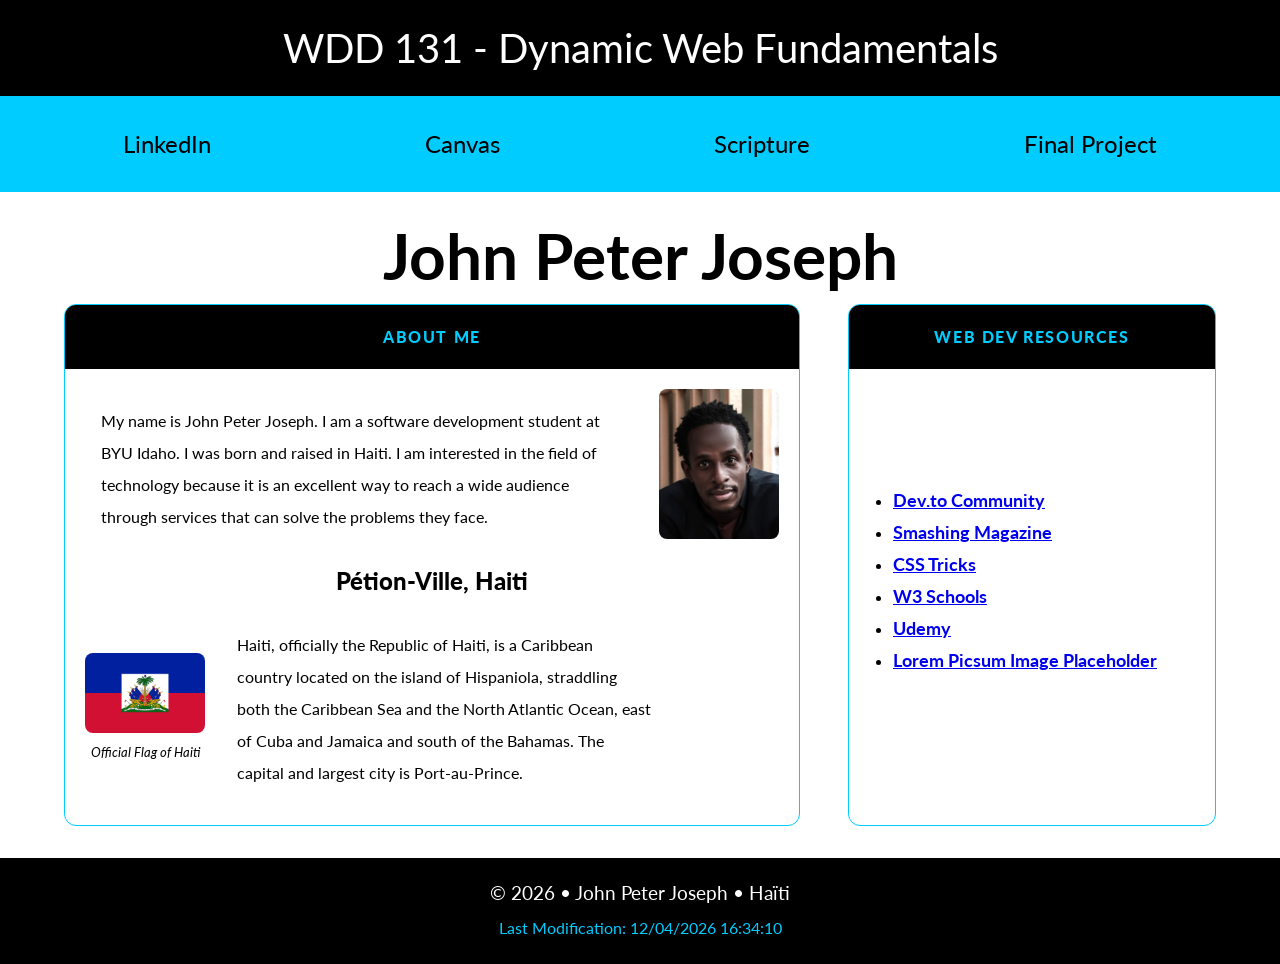
<file: index.html>
<!DOCTYPE html>
<html lang="en">

<head>
    <meta charset="UTF-8">
    <meta name="viewport" content="width=device-width, initial-scale=1.0">
    <title>WDD 131 - Dynamic Web Fundamentals - John Peter Joseph</title>
    <meta name="description"
        content="My name is John Peter Joseph. This page is the homepage for my project for the WDD 131 - Fundamentals of Dynamic Web Development course.">
    <meta name="author" content="John Peter Joseph">
    <link rel="stylesheet" href="styles/base.css">
    <link rel="preconnect" href="https://fonts.googleapis.com">
    <link rel="preconnect" href="https://fonts.gstatic.com" crossorigin>
    <link href="https://fonts.googleapis.com/css2?family=Lato:wght@400;700;900&display=swap" rel="stylesheet">
    <script src="scripts/getdates.js" defer></script>
</head>

<body>
    <header>
        <span id="course-title">WDD 131 - Dynamic Web Fundamentals</span>

        <nav class="navigation">
            <ul>
                <li><a href="https://www.linkedin.com/in/johnpeterjoseph/?locale=en-US">LinkedIn</a>
                </li>
                <li><a href="https://byupw.instructure.com/">Canvas</a></li>
                <li><a href="https://www.churchofjesuschrist.org/study/scriptures/nt/john/17?lang=eng">Scripture</a>
                </li>
                <li><a href="#">Final Project</a></li>
            </ul>
        </nav>
    </header>

    <main>
        <h1>John Peter Joseph</h1>

        <div class="container">
            <!-- first section-->
            <section class="card">
                <h2>About Me</h2>
                <div class="card-content">
                    <div class="about-me">
                        <p>My name is John Peter Joseph. I am a software development student at BYU Idaho. I was born
                            and
                            raised in Haiti. I am interested in the field of technology because it is an excellent way
                            to reach a wide
                            audience through services that can solve the problems they face.</p>
                        <img src="images/john-peter-joseph-profile.jpg" alt="John Peter Joseph">
                    </div>

                    <div class="location">
                        <h3>Pétion-Ville, Haiti</h3>
                        <div class="about-location">
                            <figure>
                                <img src="images/haiti-flag.png" alt="The Haiti's flag">
                                <figcaption>Official Flag of Haiti</figcaption>
                            </figure>
                            <p>Haiti, officially the Republic of Haiti, is a Caribbean country located on the island of
                                Hispaniola, straddling both the Caribbean Sea and the North Atlantic Ocean, east of Cuba
                                and Jamaica and south of the
                                Bahamas. The capital and largest city is Port-au-Prince.</p>
                        </div>
                    </div>
                </div>
            </section>

            <!-- second section -->
            <section class="card">
                <h2>Web Dev Resources</h2>
                <div class="card-content">
                    <ul class="link-list">
                        <li><a href="https://dev.to">Dev.to Community</a></li>
                        <li><a href="https://www.smashingmagazine.com">Smashing Magazine</a></li>
                        <li><a href="https://css-tricks.com">CSS Tricks</a></li>
                        <li><a href="https://www.w3schools.com">W3 Schools</a></li>
                        <li><a href="https://www.udemy.com">Udemy</a></li>
                        <li><a href="https://picsum.photos">Lorem Picsum Image Placeholder</a></li>
                    </ul>
                </div>
            </section>
        </div>
    </main>

    <footer>
        <p>&#169; <span id="currentyear"></span> &bull; John Peter Joseph &bull; Haïti</p>
        <p id="lastModified"></p>
    </footer>
</body>

</html>
</file>
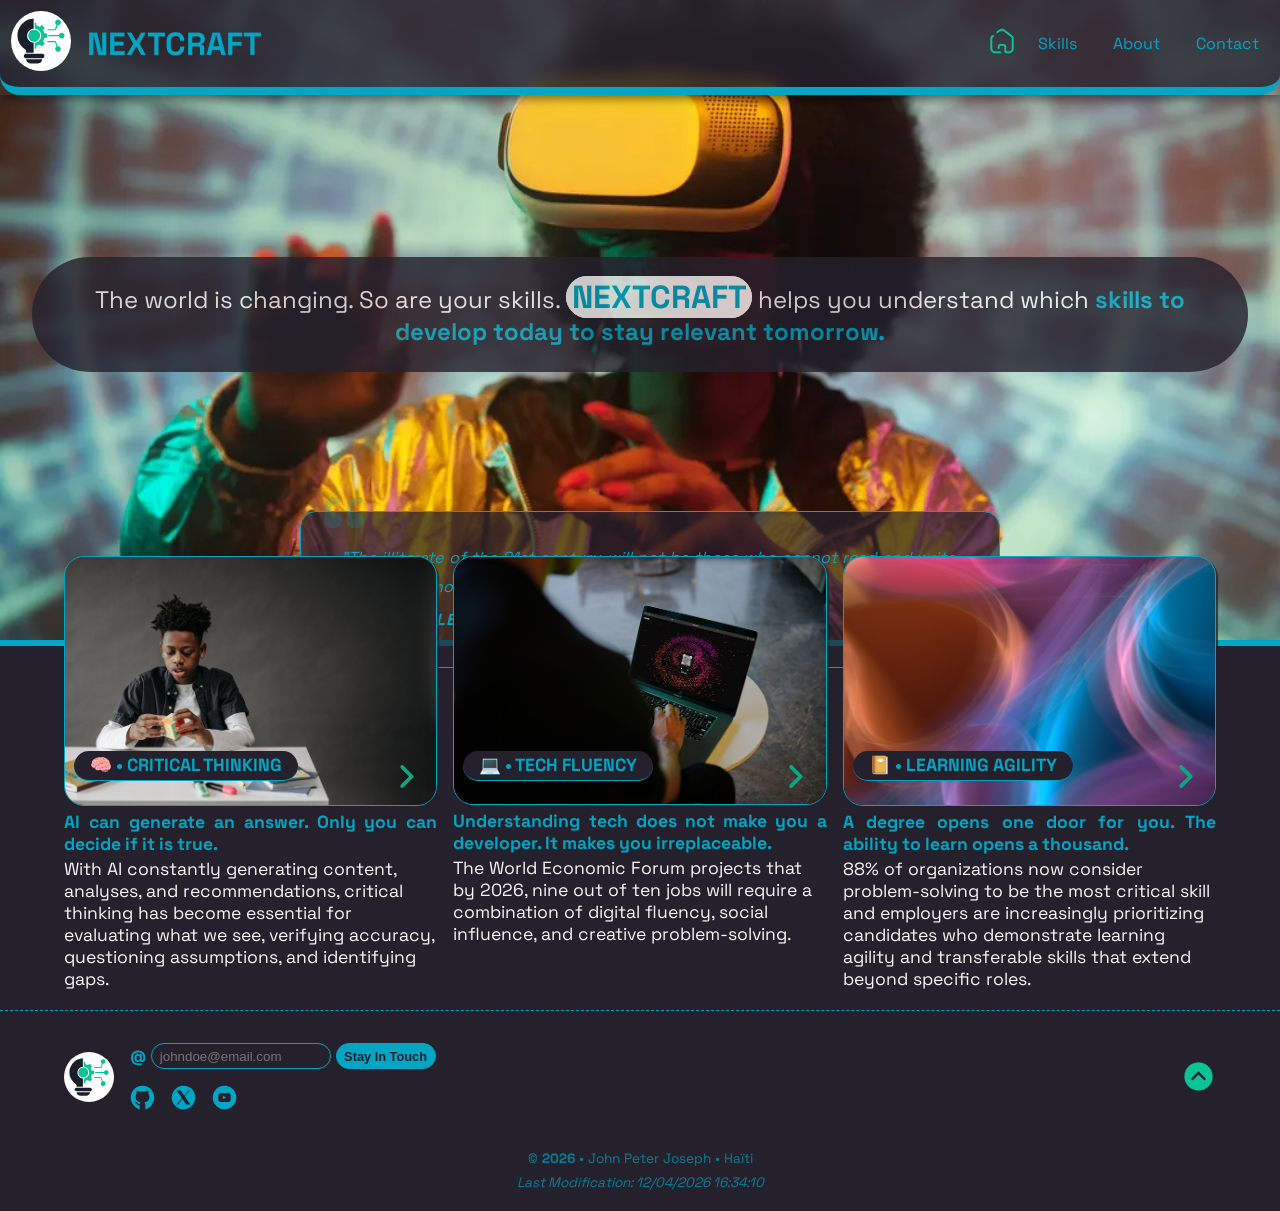
<file: project/index.html>
<!DOCTYPE html>
<html lang="en">

<head>
    <meta charset="UTF-8">
    <meta name="viewport" content="width=device-width, initial-scale=1.0">
    <title>NextCraft - Your future starts today</title>
    <meta name="author" content="John Peter Joseph">
    <meta name="description"
        content="NextCraft is a platform designed to prepare learners for the demands of tomorrow’s tech-driven world. Here, you don’t just memorize, you build.">

    <link rel="preconnect" href="https://fonts.googleapis.com">
    <link rel="preconnect" href="https://fonts.gstatic.com" crossorigin>
    <link href="https://fonts.googleapis.com/css2?family=Space+Grotesk:wght@300..700&display=swap" rel="stylesheet">

    <link rel="stylesheet" href="styles/nextcraft.css">
    <link rel="stylesheet" href="styles/nextcraft-large.css">

    <script src="scripts/nextcraft.js" defer></script>
</head>

<body class="page-home">
    <!-- ======================================= HEADER ======================================= -->
    <header id="header">
        <div class="main-header">
            <div class="nexcraft-logo">
                <a href="index.html">
                    <img src="images/nextcraft-logo.svg" alt="NextCraft Logo">
                </a>
                <h1>NextCraft</h1>
            </div>

            <!-- hamburger button -->
            <button class="hamburger" id="hamburger" aria-label="Open menu">
                ☰
            </button>

            <nav class="nav-bar" id="nav-bar">
                <a href="index.html">
                    <img src="images/nextcraft-home.svg" alt="NextCraft Home">
                </a>
                <ul>
                    <li><a href="skills.html">Skills</a></li>
                    <li><a href="about.html">About</a></li>
                    <li><a href="contact.html">Contact</a></li>
                </ul>
            </nav>
        </div>
    </header>

    <!-- ======================================= MAIN ======================================= -->
    <main>
        <div class="container">

            <section class="hero-section">
                <picture class="hero-picture">
                    <source srcset="images/hero-img/hero-large.webp" media="(min-width: 1500px)">
                    <source srcset="images/hero-img/hero-medium.webp" media="(min-width: 1000px)">
                    <img src="images/hero-img/hero-small.webp" alt="Think about your Future." loading="eager">
                </picture>
                <p>The world is changing. So are your skills.
                    <span class="title">NEXTCRAFT</span> helps you understand which <span class="paragraph">skills to
                        develop today to stay relevant
                        tomorrow.</span>
                </p>

                <div class="quotes">
                    <blockquote>
                        "The illiterate of the 21st century will not be those who cannot read and write,
                        but those who cannot learn, unlearn, and relearn."<br>
                        <cite><span class="author">Alvin Toffler</span></cite>
                    </blockquote>
                </div>

            </section>



            <!-- ======================================= IMAGE GRID ======================================= -->
            <div class="image-grid">
                <div class="image-grid-main">
                    <a href=""><img src="images/critical-thinking.jpg" alt="Critical Thinking" loading="eager"></a>
                    <div>
                        <h2>🧠 • CRITICAL THINKING</h2>
                        <p><span class="img-title">AI can generate an answer. Only you can decide if it is true.</span>
                        </p>
                    </div>

                    <div>
                        <p class="paragraph-style">With AI constantly generating content, analyses, and recommendations,
                            critical thinking has
                            become
                            essential for
                            evaluating what we see, verifying accuracy, questioning assumptions, and identifying gaps.
                        </p>
                    </div>
                    <div class="icon-right">
                        <a href="#"><img src="images/arrow-right.svg" alt="Learn more"></a>
                    </div>
                </div>

                <div class="image-grid-main">
                    <a href="skills.html"><img src="images/tech-fluency.jpg" alt="Tech Fluency" loading="eager"></a>

                    <div>
                        <h2>💻 • TECH FLUENCY</h2>
                        <p><span class="img-title">Understanding tech does not make you a developer. It makes you
                                irreplaceable.</span></p>
                    </div>

                    <div class="paragraph-style">
                        <p>The World Economic Forum projects that by 2026, nine out of ten jobs will require a
                            combination
                            of digital fluency,
                            social influence, and creative problem-solving.</p>

                        <div class="icon-right">
                            <a href="#"><img src="images/arrow-right.svg" alt="Learn more"></a>
                        </div>
                    </div>
                </div>

                <div class="image-grid-main">
                    <a href="skills.html"><img src="images/learning-agility.jpg" alt="Learning Agility"
                            loading="eager"></a>
                    <div>
                        <h2>📔 • LEARNING AGILITY</h2>
                        <p><span class="img-title">A degree opens one door for you. The ability to learn opens a
                                thousand.</span></p>
                    </div>

                    <div class="paragraph-style">
                        <p>88% of organizations now consider problem-solving to be the most critical skill and employers
                            are
                            increasingly
                            prioritizing candidates who demonstrate learning agility and transferable skills that extend
                            beyond specific roles.</p>

                        <div class="icon-right">
                            <a href="#"><img src="images/arrow-right.svg" alt="Learn more"></a>
                        </div>
                    </div>
                </div>
            </div>

        </div>
    </main>
    <!-- ======================================= FOOTER ======================================= -->
    <footer>
        <div class="footer-block">
            <div class="form-contact">
                <div class="footer-logo">
                    <a href="#">
                        <img src="images/nextcraft-logo.svg" alt="NextCraft Home">
                    </a>
                </div>

                <div class="footer-contact">
                    <div>
                        <form action="" method="post">
                            <label for="email"><span class="arobase">@</span></label>
                            <input type="email" name="email" id="email" placeholder="johndoe@email.com" required>
                            <button type="submit">Stay In Touch</button>
                        </form>
                    </div>

                    <div>
                        <a href="">
                            <img src="images/icons/github.svg" alt="GitHub icon">
                        </a>

                        <a href="">
                            <img src="images/icons/x.svg" alt="X icon">
                        </a>

                        <a href="">
                            <img src="images/icons/youtube.svg" alt="YouTube icon">
                        </a>
                    </div>
                </div>
            </div>

            <div class="up-btn">
                <a href="#top" aria-label="Back to the top of the page">
                    <img src="images/arrow-up.svg" alt="">
                </a>
            </div>
        </div>

        <div class="last-mod">
            <p>&#169; <span id="currentYear"></span> &bull; John Peter Joseph &bull; Haïti</p>
            <p id="lastModified"></p>
        </div>

    </footer>
</body>

</html>
</file>
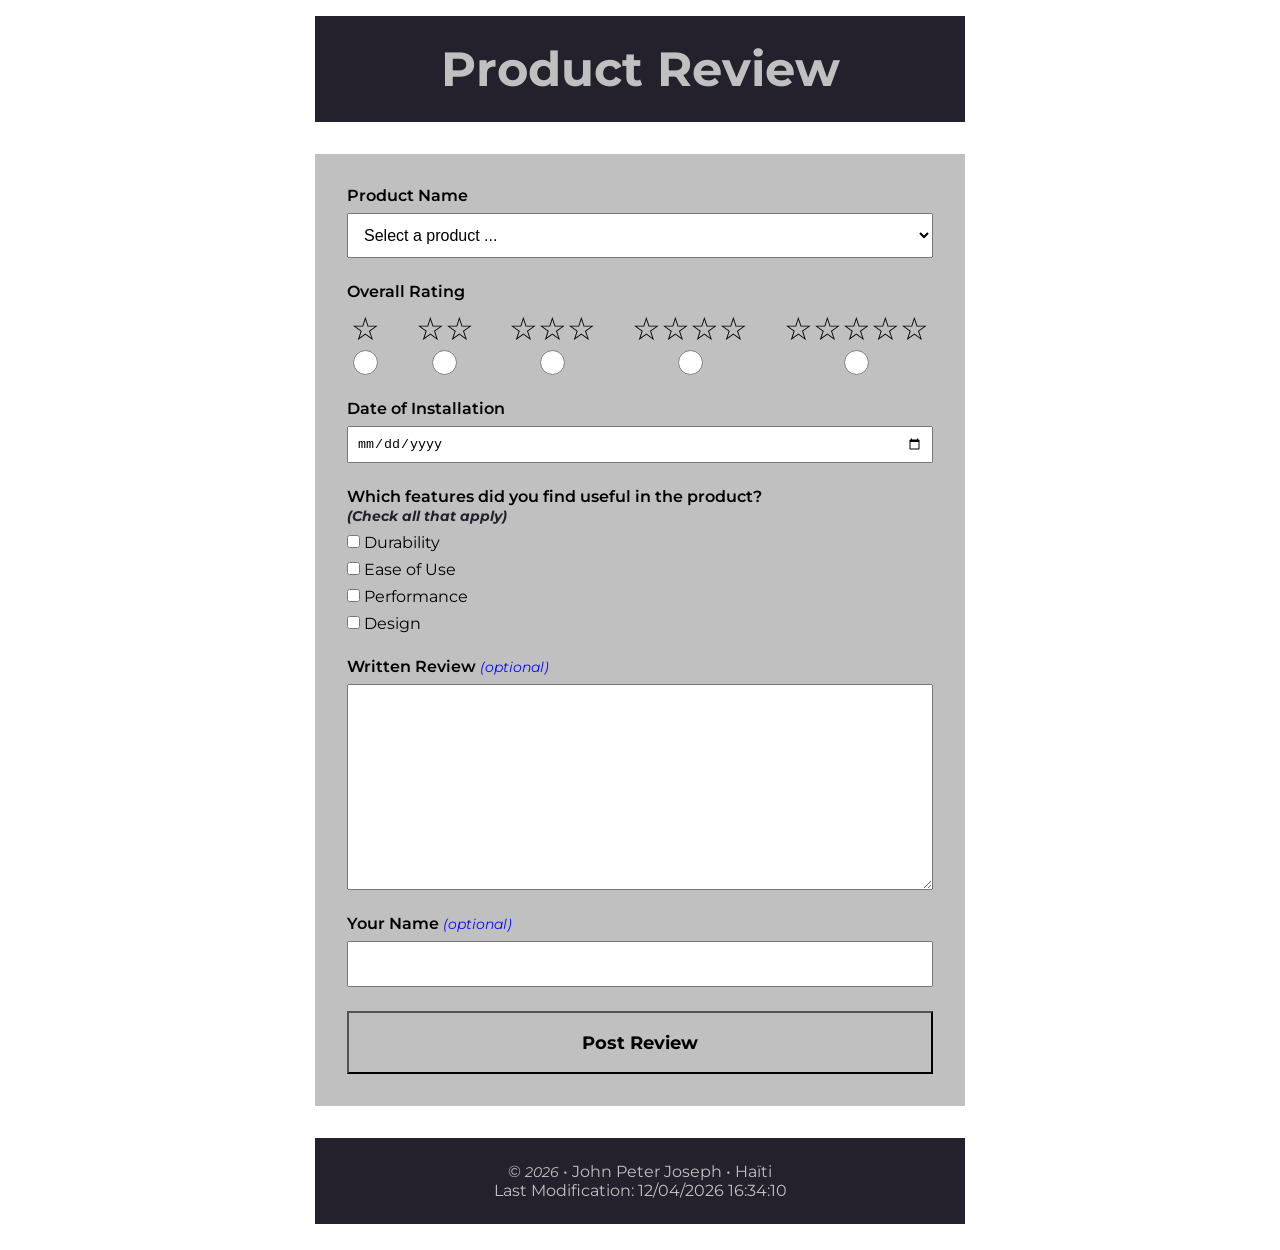
<file: form.html>
<!DOCTYPE html>
<html lang="en">

<head>
    <title>Product Review Form</title>
    <meta charset="UTF-8">
    <meta name="viewport" content="width=device-width, initial-scale=1.0">
    <meta name="author" content="John Peter Jospeh">
    <meta name="description"
        content="Rate and review your product. Share your experience and help others make smarter buying decisions.">

    <link rel="preconnect" href="https://fonts.googleapis.com">
    <link rel="preconnect" href="https://fonts.gstatic.com" crossorigin>
    <link href="https://fonts.googleapis.com/css2?family=Montserrat:ital,wght@0,100..900;1,100..900&display=swap"
        rel="stylesheet">

    <link rel="stylesheet" href="styles/form.css">
    <link rel="stylesheet" href="styles/form-large.css">
    <script src="scripts/form.js" defer></script>
</head>

<body>
    <header>
        <h1>Product Review</h1>
    </header>

    <main>
        <form action="review.html" method="get">

            <div class="group">
                <label for="product" class="title">Product Name</label>

                <select name="product" id="product" required>
                    <option value="" disabled selected>Select a product ...</option>
                </select>
            </div>

            <div class="group">
                <div>
                    <label class="title">Overall Rating</label>
                </div>

                <div class="allrating">
                    <div>
                        <label for="rating1">☆</label>
                        <input type="radio" name="rating" id="rating1" value="1" required>
                    </div>

                    <div>
                        <label for="rating2">☆☆</label>
                        <input type="radio" name="rating" id="rating2" value="2" required>
                    </div>

                    <div>
                        <label for="rating3">☆☆☆</label>
                        <input type="radio" name="rating" id="rating3" value="3" required>
                    </div>

                    <div>
                        <label for="rating4">☆☆☆☆</label>
                        <input type="radio" name="rating" id="rating4" value="4" required>
                    </div>

                    <div>
                        <label for="rating5">☆☆☆☆☆</label>
                        <input type="radio" name="rating" id="rating5" value="5" required>
                    </div>
                </div>
            </div>

            <div class="group">
                <label for="installDate" class="title">Date of Installation</label>
                <input type="date" name="date" id="installDate">
            </div>

            <div class="group">
                <div>
                    <label class="title">Which features did you find useful in the product? <br />
                        <span class="apply">(Check all that apply)</span>
                    </label>
                </div>
                <div>
                    <input type="checkbox" name="feature" id="durability" value="durability">
                    <label for="durability">Durability</label>
                </div>
                <div>
                    <input type="checkbox" name="feature" id="ease" value="easeofuse">
                    <label for="ease">Ease of Use</label>
                </div>
                <div>
                    <input type="checkbox" name="feature" id="performance" value="performance">
                    <label for="performance">Performance</label>
                </div>
                <div>
                    <input type="checkbox" name="feature" id="design" value="design">
                    <label for="design">Design</label>
                </div>
            </div>

            <div class="group">
                <label for="written-review" class="title">Written Review <span
                        class="optional">(optional)</span></label>
                <textarea name="written-review" id="written-review" cols="50" rows="10"></textarea>
            </div>

            <div class="group">
                <label for="yourname" class="title">Your Name <span class="optional">(optional)</span></label>
                <input type="text" name="yourname" id="yourname">
            </div>

            <button type="submit" class="bton">Post Review</button>
        </form>
    </main>

    <footer>
        <p>&#169; <span id="currentyear"></span> &bull; John Peter Joseph &bull; Haïti</p>
        <p id="lastModified"></p>
    </footer>

</body>

</html>
</file>
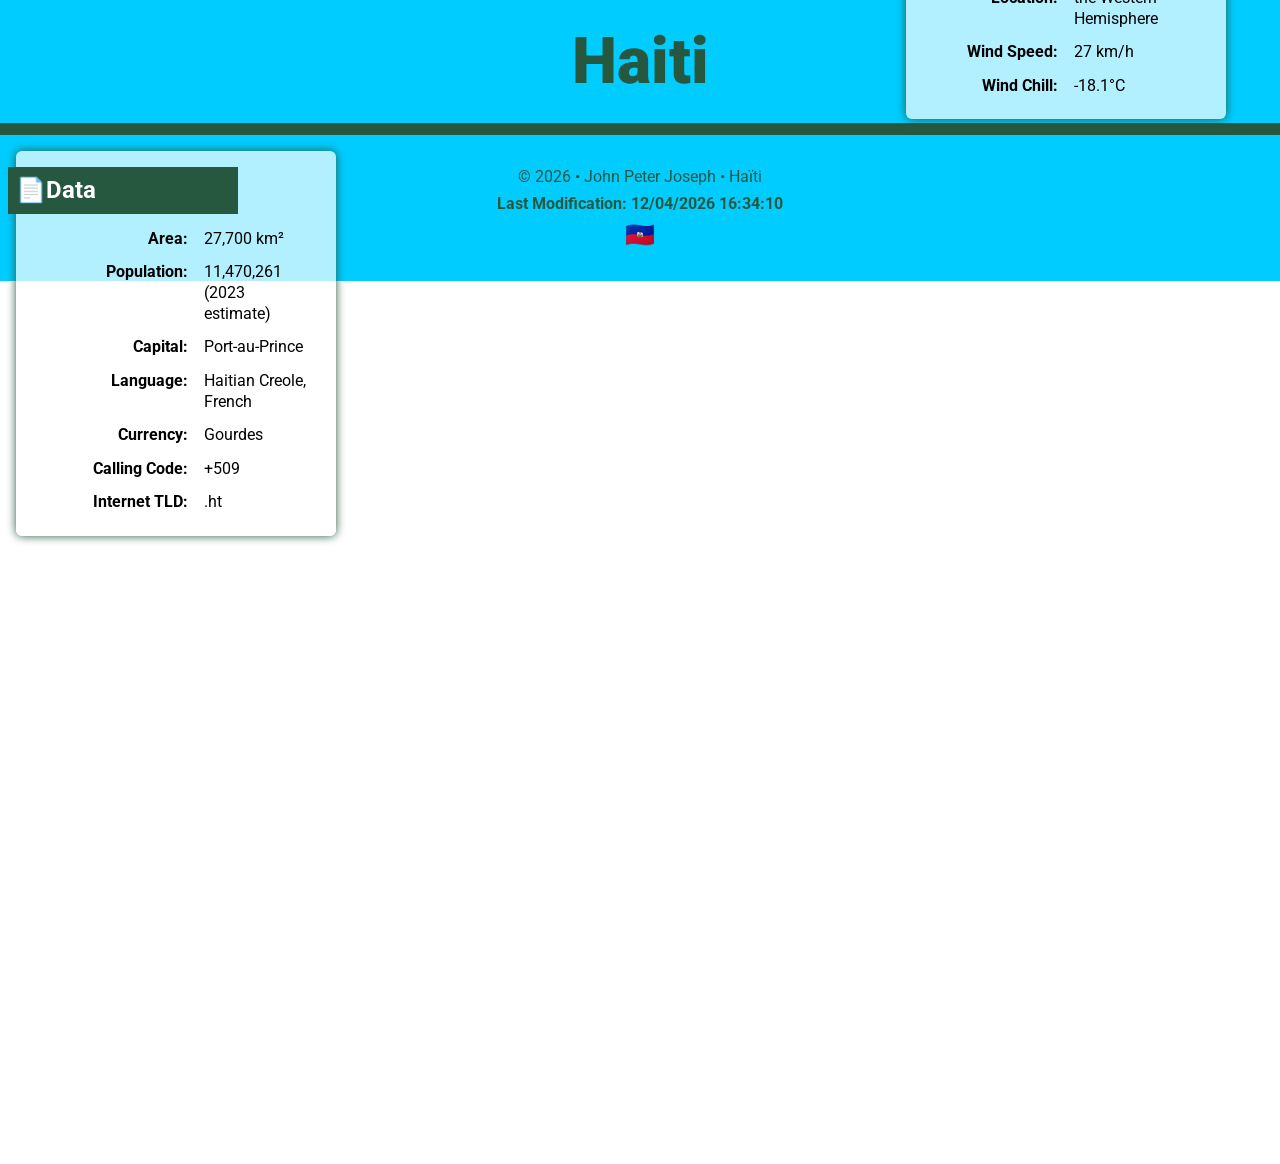
<file: place.html>
<!DOCTYPE html>
<html lang="en">

<head>
    <meta charset="UTF-8">
    <meta name="viewport" content="width=device-width, initial-scale=1.0">
    <title>Haiti Beach | Guide and Climate</title>
    <meta name="author" content="John Peter Joseph">
    <meta name="description" content="Discover the beauty of our beaches in Jacmel. Welcome to summer!">

    <link rel="preconnect" href="https://fonts.googleapis.com">
    <link rel="preconnect" href="https://fonts.gstatic.com" crossorigin>
    <link href="https://fonts.googleapis.com/css2?family=Roboto:ital,wght@0,100..900;1,100..900&display=swap"
        rel="stylesheet">

    <link rel="stylesheet" href="styles/place.css">
    <script src="scripts/place.js" defer></script>
</head>

<body>
    <header>
        <h1>Haiti</h1>
    </header>

    <main>

        <section class="hero">
            <picture>
                <source srcset="images/jacmel-large.webp" media="(min-width: 1000px)">
                <source srcset="images/jacmel-medium.webp" media="(min-width: 550px)">
                <img src="images/jacmel-small.webp" alt="Jacmel Beach">
            </picture>
        </section>

        <!-- data card -->
        <section class="data-card">
            <div class="data-header">
                <h2>📄Data</h2>
            </div>
            <div class="data-list">
                <span class="info">Area:</span>
                <span class="value">27,700 km²</span>
            </div>

            <div class="data-list">
                <span class="info">Population:</span>
                <span class="value">11,470,261 (2023 estimate)</span>
            </div>

            <div class="data-list">
                <span class="info">Capital:</span>
                <span class="value">Port-au-Prince</span>
            </div>

            <div class="data-list">
                <span class="info">Language:</span>
                <span class="value">Haitian Creole, French</span>
            </div>

            <div class="data-list">
                <span class="info">Currency:</span>
                <span class="value">Gourdes</span>
            </div>

            <div class="data-list">
                <span class="info">Calling Code:</span>
                <span class="value">+509</span>
            </div>

            <div class="data-list">
                <span class="info">Internet TLD:</span>
                <span class="value">.ht</span>
            </div>
        </section>

        <!-- weather card -->
        <section class="weather-card">
            <div class="weather-header">
                <h2>💧Weather</h2>
                <img src="images/weather.svg" alt="Weather Icon" class="weather-icon">
            </div>

            <div class="weather-list">
                <span class="info">Temperature:</span>
                <span class="value"><span id="temperature"></span> °C</span>
            </div>

            <div class="weather-list">
                <span class="info">Location:</span>
                <span class="value">the Western Hemisphere</span>
            </div>

            <div class="weather-list">
                <span class="info">Wind Speed:</span>
                <span class="value"><span id="windspeed"></span> km/h</span>
            </div>

            <div class="weather-list">
                <span class="info">Wind Chill:</span>
                <span class="value" id="windchill"></span>
            </div>
        </section>
    </main>

    <footer>
        <p>&#169; <span id="currentyear"></span> &bull; John Peter Joseph &bull; Haïti</p>
        <p id="lastModified"></p>
    </footer>

</body>

</html>
</file>
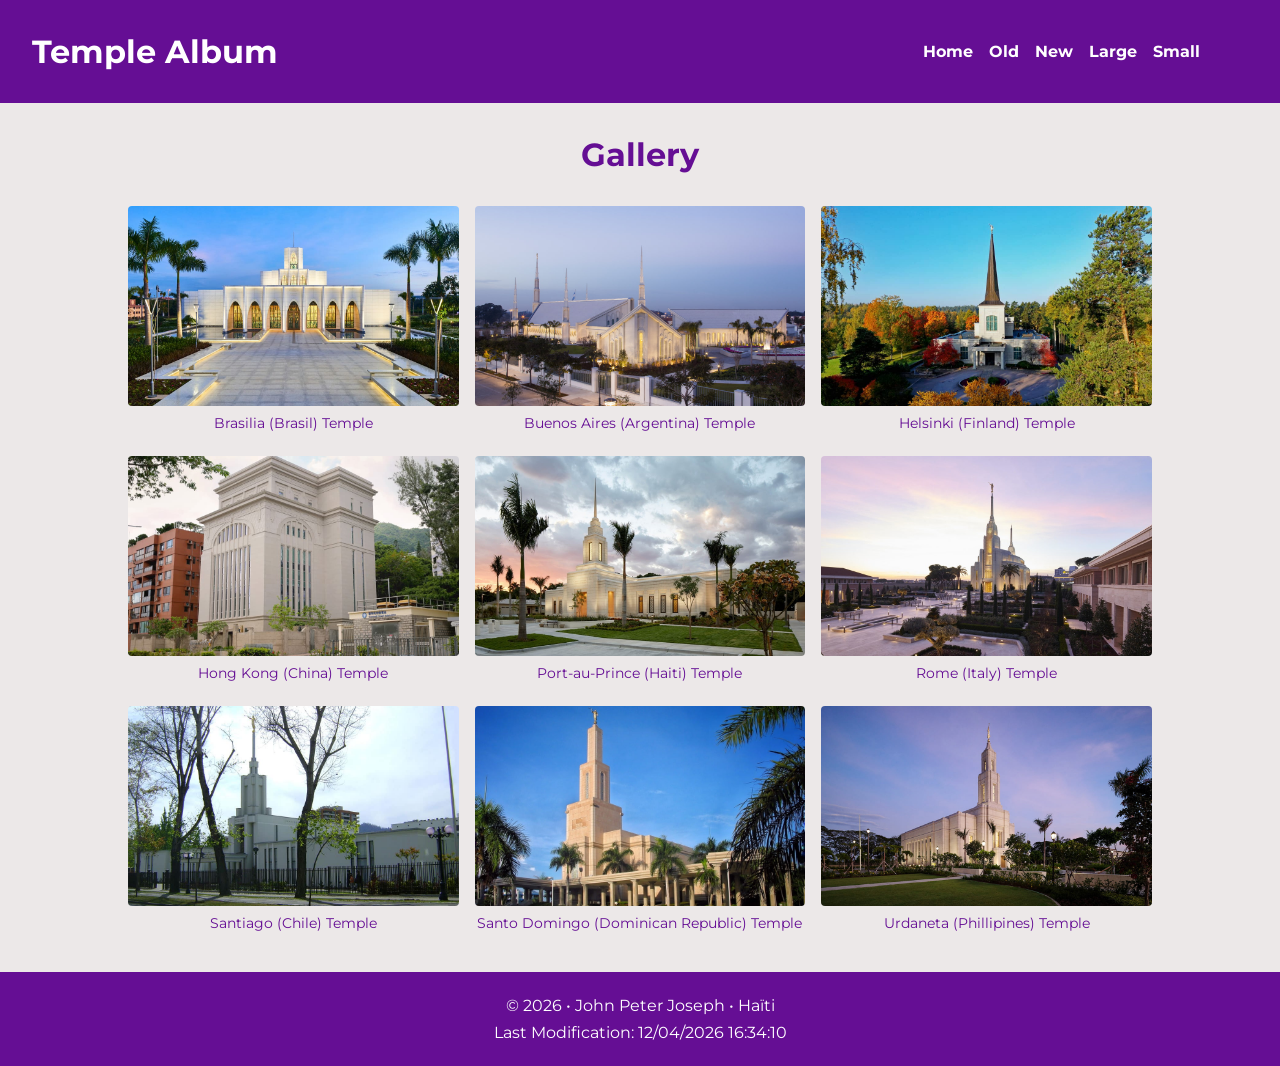
<file: temples.html>
<!DOCTYPE html>
<html lang="en">

<head>
    <meta charset="UTF-8">
    <meta name="viewport" content="width=device-width, initial-scale=1.0">
    <title>Latter-day Saint Temples - Photo Album</title>
    <meta name="author" content="John Peter Joseph">
    <meta name="description"
        content="Photo gallery of temples of The Church of Jesus Christ of Latter-day Saints in various countries.">

    <link rel="preconnect" href="https://fonts.googleapis.com">
    <link rel="preconnect" href="https://fonts.gstatic.com" crossorigin>
    <link href="https://fonts.googleapis.com/css2?family=Montserrat:ital,wght@0,100..900;1,100..900&display=swap"
        rel="stylesheet">

    <link rel="stylesheet" href="styles/temples.css">
    <link rel="stylesheet" href="styles/temples-large.css">
    <script src="scripts/temples.js" defer></script>
</head>

<body>
    <header>
        <h1>Temple Album</h1>

        <nav class="nav-container">
            <ul>
                <li>
                    <a href="#">Home</a>
                </li>
                <li>
                    <a href="#">Old</a>
                </li>
                <li>
                    <a href="#">New</a>
                </li>
                <li>
                    <a href="#">Large</a>
                </li>
                <li>
                    <a href="#">Small</a>
                </li>
            </ul>
        </nav>

        <button id="menu" aria-label="Menu"></button>

    </header>

    <main>
        <h2>Gallery</h2>

        <div class="container-fig">

            <figure><img src="images/temples/brasilia-temple.jpg" alt="Brasilia Temple">
                <figcaption>Brasilia (Brasil) Temple</figcaption>
            </figure>

            <figure>
                <img src="images/temples/buenos-aires-temple.jpg" alt="Buenos Aires Temple">
                <figcaption>Buenos Aires (Argentina) Temple</figcaption>
            </figure>

            <figure>
                <img src="images/temples/helsinki-temple.jpg" alt="Helsinki Temple">
                <figcaption>Helsinki (Finland) Temple</figcaption>
            </figure>

            <figure>
                <img src="images/temples/hong-kong-temple.jpg" alt="Hong Kong Temple">
                <figcaption>Hong Kong (China) Temple</figcaption>
            </figure>

            <figure>
                <img src="images/temples/port-au-prince-temple.jpg" alt="Port-au-Prince Temple">
                <figcaption>Port-au-Prince (Haiti) Temple</figcaption>
            </figure>

            <figure>
                <img src="images/temples/rome-temple.jpg" alt="Rome Temple">
                <figcaption>Rome (Italy) Temple</figcaption>
            </figure>

            <figure>
                <img src="images/temples/santiago-temple.jpg" alt="Santiago Temple">
                <figcaption>Santiago (Chile) Temple</figcaption>
            </figure>

            <figure>
                <img src="images/temples/santo-domingo-temple.jpg" alt="Santo Domingo Temple">
                <figcaption>Santo Domingo (Dominican Republic) Temple</figcaption>
            </figure>

            <figure>
                <img src="images/temples/urdaneta-temple.jpg" alt="Phillipines Temple">
                <figcaption>Urdaneta (Phillipines) Temple</figcaption>
            </figure>
        </div>
    </main>

    <footer>
        <p>&#169; <span id="currentyear"></span> &bull; John Peter Joseph &bull; Haïti</p>
        <p id="lastModified"></p>
    </footer>

</body>

</html>
</file>
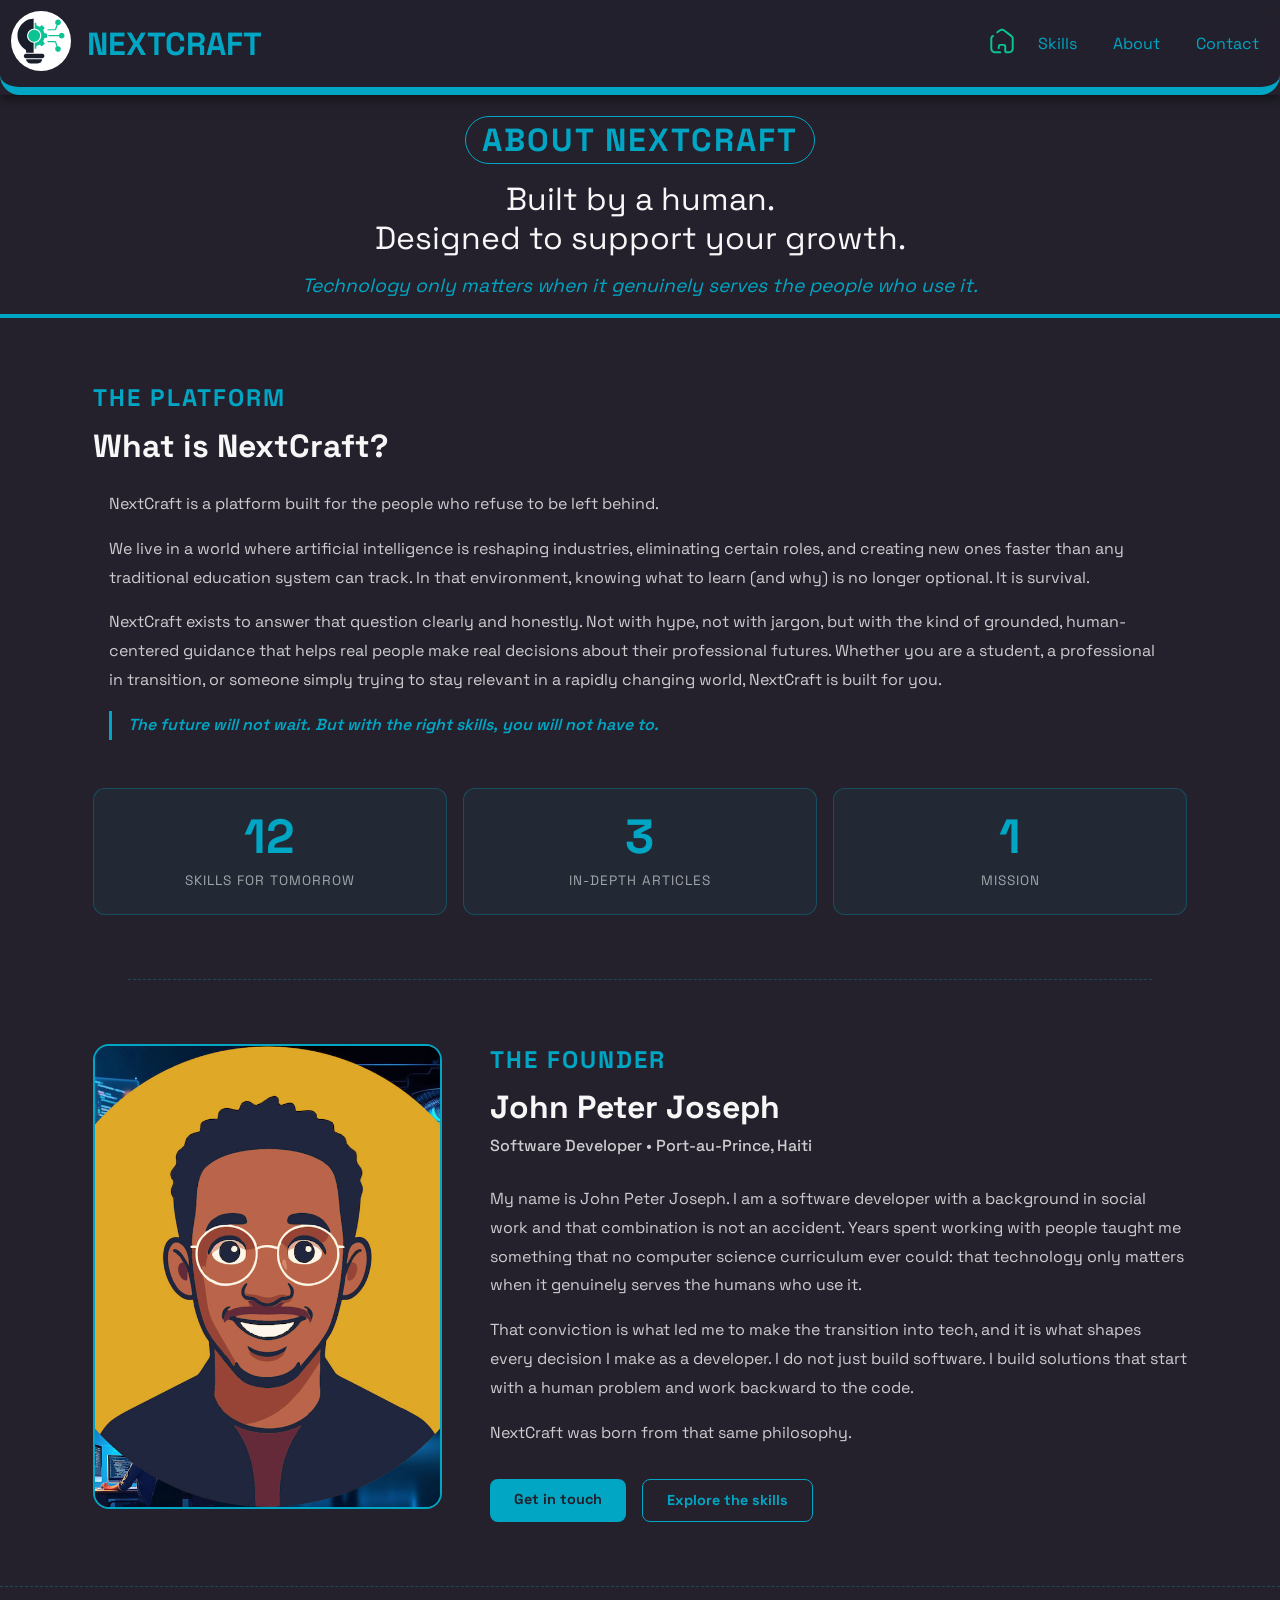
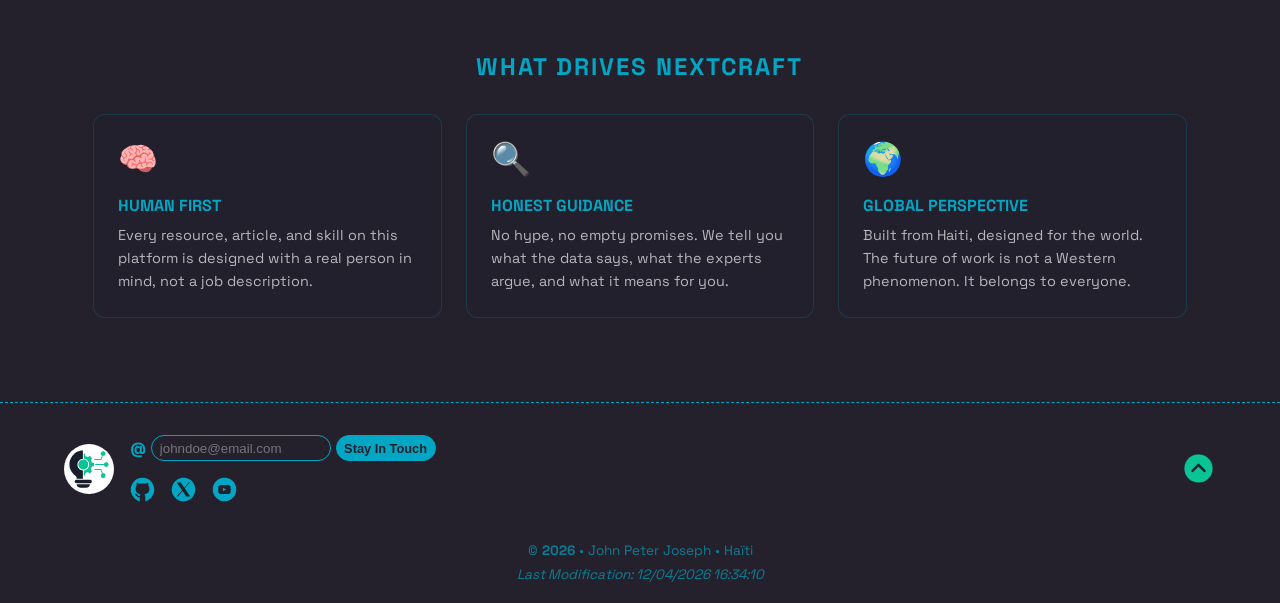
<file: project/about.html>
<!DOCTYPE html>
<html lang="en">

<head>
    <meta charset="UTF-8">
    <meta name="viewport" content="width=device-width, initial-scale=1.0">
    <title>NextCraft - About Us</title>
    <meta name="author" content="John Peter Joseph">
    <meta name="description"
        content="Learn about NextCraft and the person behind it — John Peter Joseph, a software developer with a background in social work, building human-centered digital solutions.">

    <link rel="preconnect" href="https://fonts.googleapis.com">
    <link rel="preconnect" href="https://fonts.gstatic.com" crossorigin>
    <link href="https://fonts.googleapis.com/css2?family=Space+Grotesk:wght@300..700&display=swap" rel="stylesheet">

    <link rel="stylesheet" href="styles/nextcraft.css">
    <link rel="stylesheet" href="styles/nextcraft-large.css">
    
    <script src="scripts/nextcraft.js" defer></script>
</head>

<body class="page-about">

    <!-- ======================================= HEADER ======================================= -->
    <header id="header">
        <div class="main-header">
            <div class="nexcraft-logo">
                <a href="index.html">
                    <img src="images/nextcraft-logo.svg" alt="NextCraft Logo">
                </a>
                <h1>NextCraft</h1>
            </div>
    
            <!-- hamburger button -->
            <button class="hamburger" id="hamburger" aria-label="Open menu">
                ☰
            </button>
    
            <nav class="nav-bar" id="nav-bar">
                <a href="index.html">
                    <img src="images/nextcraft-home.svg" alt="NextCraft Home">
                </a>
                <ul>
                    <li><a href="skills.html">Skills</a></li>
                    <li><a href="about.html">About</a></li>
                    <li><a href="contact.html">Contact</a></li>
                </ul>
            </nav>
        </div>
    </header>


    <!-- ======================================= MAIN ======================================= -->
    <main>
        <div class="container-hero">
            <!-- ======================================= ABOUT HERO ======================================= -->
            <section class="about-hero">
                <div class="about-hero-content">
                    <span class="about-label">About NextCraft</span>
                    <h2>Built by a human. <br>Designed to support your growth.</h2>
                    <p>Technology only matters when it genuinely serves the people who use it.</p>
                </div>
            </section>

            <!-- ======================================= NEXTCRAFT SECTION ======================================= -->
            <section class="about-section">
                <div class="about-section-inner">

                    <div class="about-block">
                        <div class="about-block-label">The Platform</div>
                        <h2>What is <span class="nextcraft">NextCraft?</span></h2>
                        <p>NextCraft is a platform built for the people who refuse to be left behind.</p>
                        <p>We live in a world where artificial intelligence is reshaping industries, eliminating certain
                            roles, and creating new ones faster than any traditional education system can track. In that
                            environment, knowing what to learn (and why) is no longer optional. It is survival.</p>
                        <p>NextCraft exists to answer that question clearly and honestly. Not with hype, not with
                            jargon,
                            but with the kind of grounded, human-centered guidance that helps real people make real
                            decisions
                            about their professional futures. Whether you are a student, a professional in transition,
                            or
                            someone simply trying to stay relevant in a rapidly changing world, NextCraft is built for
                            you.
                        </p>
                        <p class="about-closing">The future will not wait. But with the right skills, you will not have
                            to.
                        </p>
                    </div>

                    <div class="about-stats">
                        <div class="about-stat">
                            <span class="stat-number">12</span>
                            <span class="stat-label">Skills for tomorrow</span>
                        </div>
                        <div class="about-stat">
                            <span class="stat-number">3</span>
                            <span class="stat-label">In-depth articles</span>
                        </div>
                        <div class="about-stat">
                            <span class="stat-number">1</span>
                            <span class="stat-label">Mission</span>
                        </div>
                    </div>

                </div>
            </section>

            <!-- ======================================= DIVIDER ======================================= -->
            <div class="about-divider"></div>

            <!-- ======================================= FOUNDER SECTION ======================================= -->
            <section class="about-section">
                <div class="about-section-inner">

                    <div class="about-founder">
                        <div class="founder-img-wrapper">
                            <img src="images/john-peter-joseph.jpg" alt="John Peter Joseph" class="founder-img"
                                loading="lazy">
                        </div>

                        <div class="founder-bio">
                            <div class="about-block-label">The Founder</div>
                            <h2>John Peter Joseph</h2>
                            <p class="founder-title">Software Developer &bull; Port-au-Prince, Haiti</p>

                            <p>My name is John Peter Joseph. I am a software developer with a background in social work
                                and that combination is not an accident. Years spent working with people taught me
                                something
                                that no computer science curriculum ever could: that technology only matters when it
                                genuinely serves the humans who use it.</p>

                            <p>That conviction is what led me to make the transition into tech, and it is what shapes
                                every
                                decision I make as a developer. I do not just build software. I build solutions that
                                start
                                with a human problem and work backward to the code.</p>

                            <p>NextCraft was born from that same philosophy.</p>

                            <div class="founder-links">
                                <a href="contact.html" class="founder-btn">Get in touch</a>
                                <a href="skills.html" class="founder-btn-outline">Explore the skills</a>
                            </div>
                        </div>
                    </div>

                </div>
            </section>

            <!-- ======================================= VALUES SECTION ======================================= -->
            <section class="about-values">
                <div class="about-section-inner">
                    <div class="about-block-label" style="text-align:center; margin-bottom: 2rem;">What drives NEXTCRAFT</div>
                    <div class="values-grid">
                        <div class="value-card">
                            <span class="value-icon">🧠</span>
                            <h3>HUMAN FIRST</h3>
                            <p>Every resource, article, and skill on this platform is designed with a real person in
                                mind,
                                not a job description.</p>
                        </div>
                        <div class="value-card">
                            <span class="value-icon">🔍</span>
                            <h3>HONEST GUIDANCE</h3>
                            <p>No hype, no empty promises. We tell you what the data says, what the experts argue, and
                                what
                                it means for you.</p>
                        </div>
                        <div class="value-card">
                            <span class="value-icon">🌍</span>
                            <h3>GLOBAL PERSPECTIVE</h3>
                            <p>Built from Haiti, designed for the world. The future of work is not a Western phenomenon.
                                It
                                belongs to everyone.</p>
                        </div>
                    </div>
                </div>
            </section>
        </div>
    </main>

    <!-- ======================================= FOOTER ======================================= -->
    <footer>
        <div class="footer-block">
            <div class="form-contact">
                <div class="footer-logo">
                    <a href="#">
                        <img src="images/nextcraft-logo.svg" alt="NextCraft Home">
                    </a>
                </div>
                <div class="footer-contact">
                    <div>
                        <form action="" method="post">
                            <label for="email"><span class="arobase">@</span></label>
                            <input type="email" name="email" id="email" placeholder="johndoe@email.com" required>
                            <button type="submit">Stay In Touch</button>
                        </form>
                    </div>
                    <div>
                        <a href="#"><img src="images/icons/github.svg" alt="GitHub icon"></a>
                        <a href="#"><img src="images/icons/x.svg" alt="X icon"></a>
                        <a href="#"><img src="images/icons/youtube.svg" alt="YouTube icon"></a>
                    </div>
                </div>
            </div>
            <div class="up-btn">
                <a href="#top" aria-label="Back to the top of the page">
                    <img src="images/arrow-up.svg" alt="">
                </a>
            </div>
        </div>
        <div class="last-mod">
            <p>&#169; <span id="currentYear"></span> &bull; John Peter Joseph &bull; Haïti</p>
            <p id="lastModified"></p>
        </div>
    </footer>

</body>

</html>
</file>
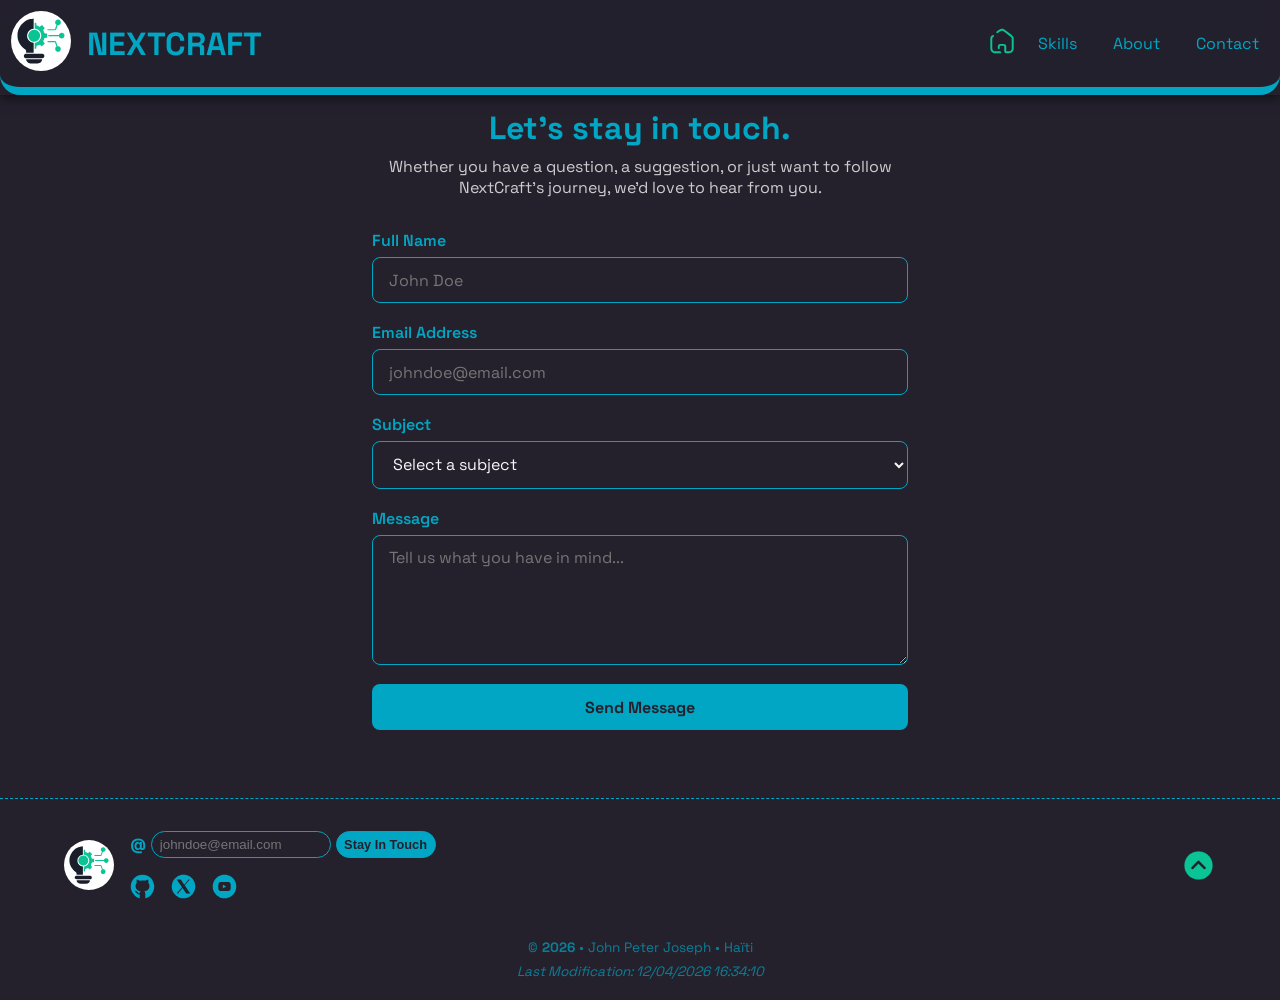
<file: project/contact.html>
<!DOCTYPE html>
<html lang="en">

<head>
    <meta charset="UTF-8">
    <meta name="viewport" content="width=device-width, initial-scale=1.0">
    <title>NextCraft - Contact Us</title>
    <meta name="author" content="John Peter Joseph">
    <meta name="description"
        content="Need help getting ready for tomorrow? Please let us know. We're here to help you move forward with confidence.">

    <link rel="preconnect" href="https://fonts.googleapis.com">
    <link rel="preconnect" href="https://fonts.gstatic.com" crossorigin>
    <link href="https://fonts.googleapis.com/css2?family=Space+Grotesk:wght@300..700&display=swap" rel="stylesheet">

    <link rel="stylesheet" href="styles/nextcraft.css">
    <link rel="stylesheet" href="styles/nextcraft-large.css">

    <script src="scripts/nextcraft.js" defer></script>
</head>

<body class="page-contact">
    <!-- ======================================= HEADER ======================================= -->
    <header id="header">
        <div class="main-header">
            <div class="nexcraft-logo">
                <a href="index.html">
                    <img src="images/nextcraft-logo.svg" alt="NextCraft Logo">
                </a>
                <h1>NextCraft</h1>
            </div>

            <!-- hamburger button -->
            <button class="hamburger" id="hamburger" aria-label="Open menu">
                ☰
            </button>

            <nav class="nav-bar" id="nav-bar">
                <a href="index.html">
                    <img src="images/nextcraft-home.svg" alt="NextCraft Home">
                </a>
                <ul>
                    <li><a href="skills.html">Skills</a></li>
                    <li><a href="about.html">About</a></li>
                    <li><a href="contact.html">Contact</a></li>
                </ul>
            </nav>
        </div>
    </header>


    <!-- ======================================= MAIN ======================================= -->
    <main>
        <div class="main-contact">
            <section class="contact-section">

                <div class="contact-intro">
                    <h2>Let's stay in touch.</h2>
                    <p>Whether you have a question, a suggestion, or just want to follow NextCraft's journey, we'd love
                        to
                        hear from you.</p>
                </div>

                <form action="" method="post" class="contact-form">

                    <div class="form-group">
                        <label for="name">Full Name</label>
                        <input type="text" id="name" name="name" placeholder="John Doe" required>
                    </div>

                    <div class="form-group">
                        <label for="email">Email Address</label>
                        <input type="email" id="email" name="email" placeholder="johndoe@email.com" required>
                    </div>

                    <div class="form-group">
                        <label for="subject">Subject</label>
                        <select id="subject" name="subject" required>
                            <option value="" disabled selected>Select a subject</option>
                            <option value="general">General inquiry</option>
                            <option value="skills">Skills</option>
                            <option value="partnership">Partnership</option>
                            <option value="feedback">Feedback</option>
                        </select>
                    </div>

                    <div class="form-group">
                        <label for="message">Message</label>
                        <textarea id="message" name="message" rows="5" placeholder="Tell us what you have in mind..."
                            required></textarea>
                    </div>

                    <button type="submit" class="contact-btn">Send Message</button>

                </form>
            </section>
        </div>
    </main>

    <!-- ======================================= FOOTER ======================================= -->
    <footer>
        <div class="footer-block">
            <div class="form-contact">
                <div class="footer-logo">
                    <a href="#">
                        <img src="images/nextcraft-logo.svg" alt="NextCraft Home">
                    </a>
                </div>
                <div class="footer-contact">
                    <div>
                        <form action="" method="post">
                            <label for="email-footer"><span class="arobase">@</span></label>
                            <input type="email" name="email" id="email-footer" placeholder="johndoe@email.com" required>
                            <button type="submit">Stay In Touch</button>
                        </form>
                    </div>
                    <div>
                        <a href="#"><img src="images/icons/github.svg" alt="GitHub icon"></a>
                        <a href="#"><img src="images/icons/x.svg" alt="X icon"></a>
                        <a href="#"><img src="images/icons/youtube.svg" alt="YouTube icon"></a>
                    </div>
                </div>
            </div>
            <div class="up-btn">
                <a href="#top" aria-label="Back to the top of the page">
                    <img src="images/arrow-up.svg" alt="">
                </a>
            </div>
        </div>
        <div class="last-mod">
            <p>&#169; <span id="currentYear"></span> &bull; John Peter Joseph &bull; Haïti</p>
            <p id="lastModified"></p>
        </div>
    </footer>

</body>

</html>
</file>
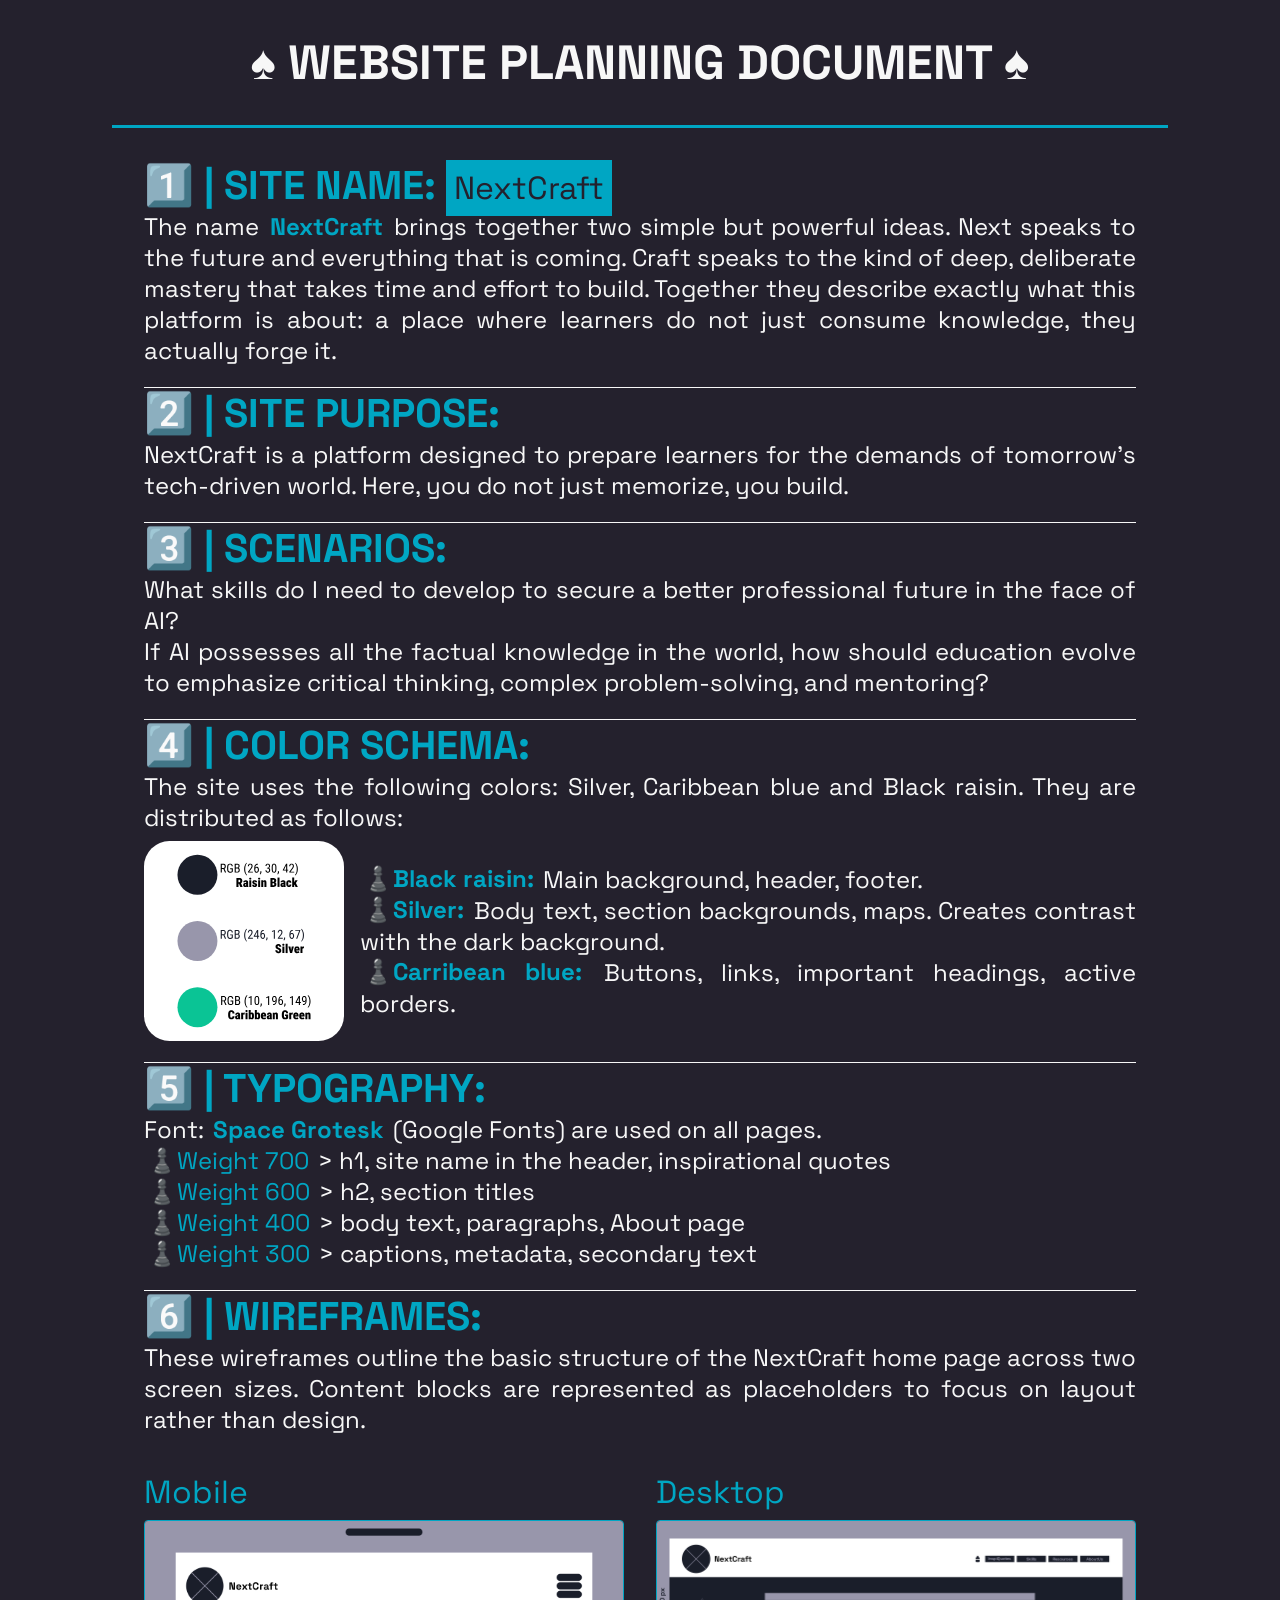
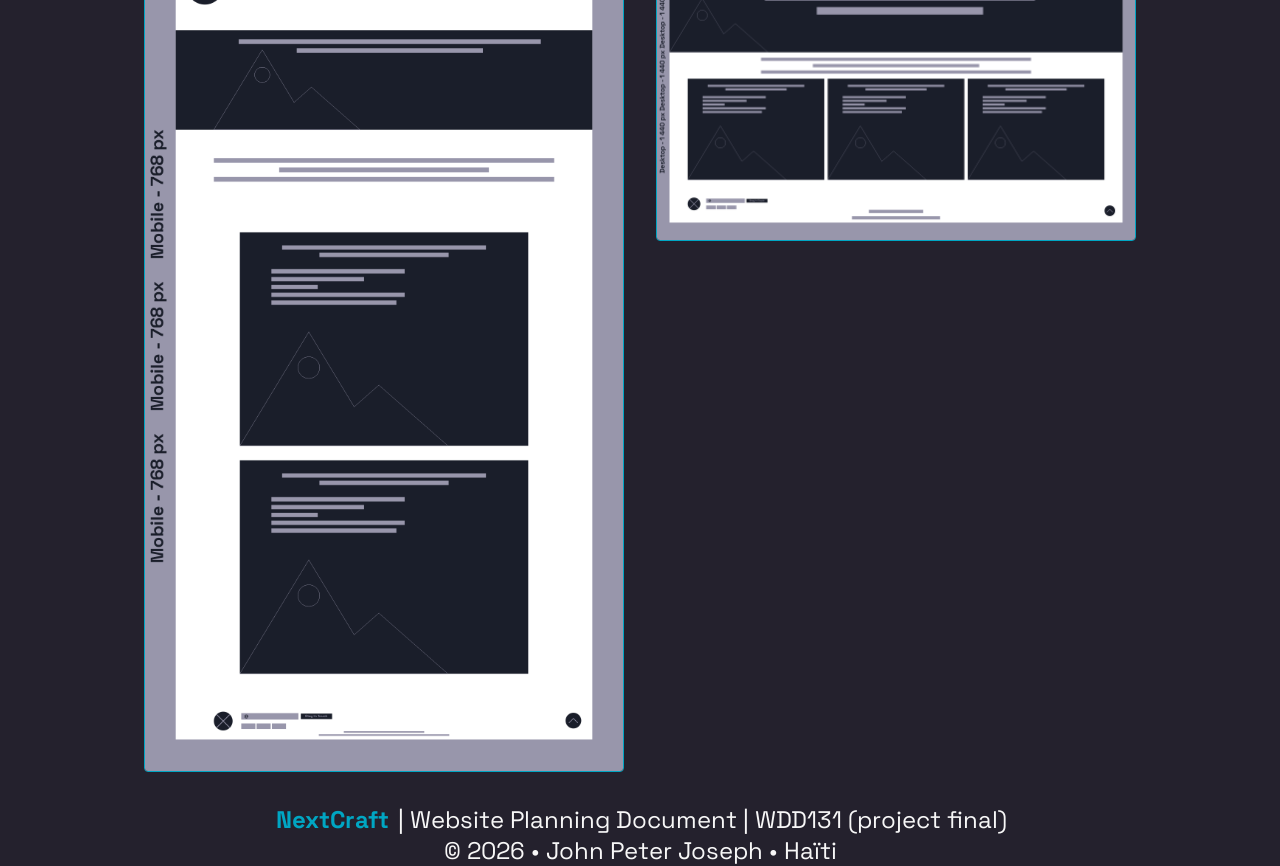
<file: project/siteplan.html>
<!DOCTYPE html>
<html lang="en">

<head>
    <meta charset="UTF-8">
    <meta name="viewport" content="width=device-width, initial-scale=1.0">
    <title>NextCraft - Your future starts today</title>
    <meta name="author" content="John Peter Joseph">
    <meta name="description"
        content="NextCraft is a platform designed to prepare learners for the demands of tomorrow’s tech-driven world. Here, you don’t just memorize, you build.">

    <link rel="preconnect" href="https://fonts.googleapis.com">
    <link rel="preconnect" href="https://fonts.gstatic.com" crossorigin>
    <link href="https://fonts.googleapis.com/css2?family=Space+Grotesk:wght@300..700&display=swap" rel="stylesheet">

    <link rel="stylesheet" href="styles/siteplan.css">
</head>

<body>
    <header>
        <h1>♠️ WEBSITE PLANNING DOCUMENT ♠️</h1>
    </header>

    <main>
        <div class="container">

            <div class="name">
                <h2>1️⃣ | SITE NAME: <span class="namecraft">NextCraft</span></h2>
                <p>The name <strong class="style-bold">NextCraft</strong> brings together two simple but powerful ideas.
                    Next speaks to the
                    future and
                    everything that is
                    coming. Craft speaks to the kind of deep, deliberate mastery that takes time and effort to build.
                    Together they describe
                    exactly what this platform is about: a place where learners do not just consume knowledge, they
                    actually forge it.</p>
                <br />
            </div>

            <div class="purpose">
                <h2>2️⃣ | SITE PURPOSE:</h2>
                <p>NextCraft is a platform designed to prepare learners for the demands of tomorrow’s tech-driven
                    world.
                    Here,
                    you do not
                    just memorize, you build.</p>
                <br />
            </div>

            <div class="scenario">
                <h2>3️⃣ | SCENARIOS:</h2>
                <ul class="no-bull">
                    <li>What skills do I need to develop to secure a better professional future in the face of AI?</li>
                    <li>If AI possesses all the factual knowledge in the world, how should education evolve to
                        emphasize
                        critical
                        thinking,
                        complex problem-solving, and mentoring?</li>
                </ul>
                <br />
            </div>

            <div class="color-schema">
                <h2>4️⃣ | COLOR SCHEMA:</h2>
                <p>The site uses the following colors: Silver, Caribbean blue and Black raisin. They are
                    distributed as follows:</p>
                <div class="color">
                    <img src="images/color-schema.svg" alt="color schema">
                    <ul class="no-bull">
                        <li><span class="style-bold">♟️Black raisin:</span> Main background, header, footer.</li>
                        <li><span class="style-bold">♟️Silver:</span> Body text, section backgrounds, maps. Creates
                            contrast with the dark
                            background.</li>
                        <li><span class="style-bold">♟️Carribean blue:</span> Buttons, links, important headings, active
                            borders.</li>
                    </ul>
                </div>
                <br />
            </div>

            <div class="typography">
                <h2>5️⃣ | TYPOGRAPHY:</h2>
                <p>Font: <span class="style-bold">Space Grotesk</span> (Google Fonts) are used on all pages.</p>
                <ul class="no-bull">
                    <li><span class="style-line">♟️Weight 700</span> > h1, site name in the header, inspirational quotes
                    </li>
                    <li><span class="style-line">♟️Weight 600</span> > h2, section titles</li>
                    <li><span class="style-line">♟️Weight 400</span> > body text, paragraphs, About page</li>
                    <li><span class="style-line">♟️Weight 300</span> > captions, metadata, secondary text</li>
                </ul>
                <br />
            </div>

            <div class="wireframes">
                <h2>6️⃣ | WIREFRAMES:</h2>
                <p>These wireframes outline the basic structure of the NextCraft home page across two screen sizes.
                    Content blocks are
                    represented as placeholders to focus on layout rather than design.</p>
                <br />
                <section class="wireframes-grid">
                    <div class="mobile">
                        <h3>Mobile</h3>
                        <img src="images/mobile-wireframe.png" alt="wireframe mobile view">
                    </div>

                    <div class="desktop">
                        <h3>Desktop</h3>
                        <img src="images/desktop-wireframe.png" alt="wireframe desktop view">
                    </div>
                </section>
            </div>
        </div>
    </main>

    <footer>
        <p><span class="style-bold">NextCraft</span> | Website Planning Document | WDD131 (project final)</p>
        <p>&#169; 2026 &bull; John Peter Joseph &bull; Haïti</p>
    </footer>

</body>

</html>
</file>
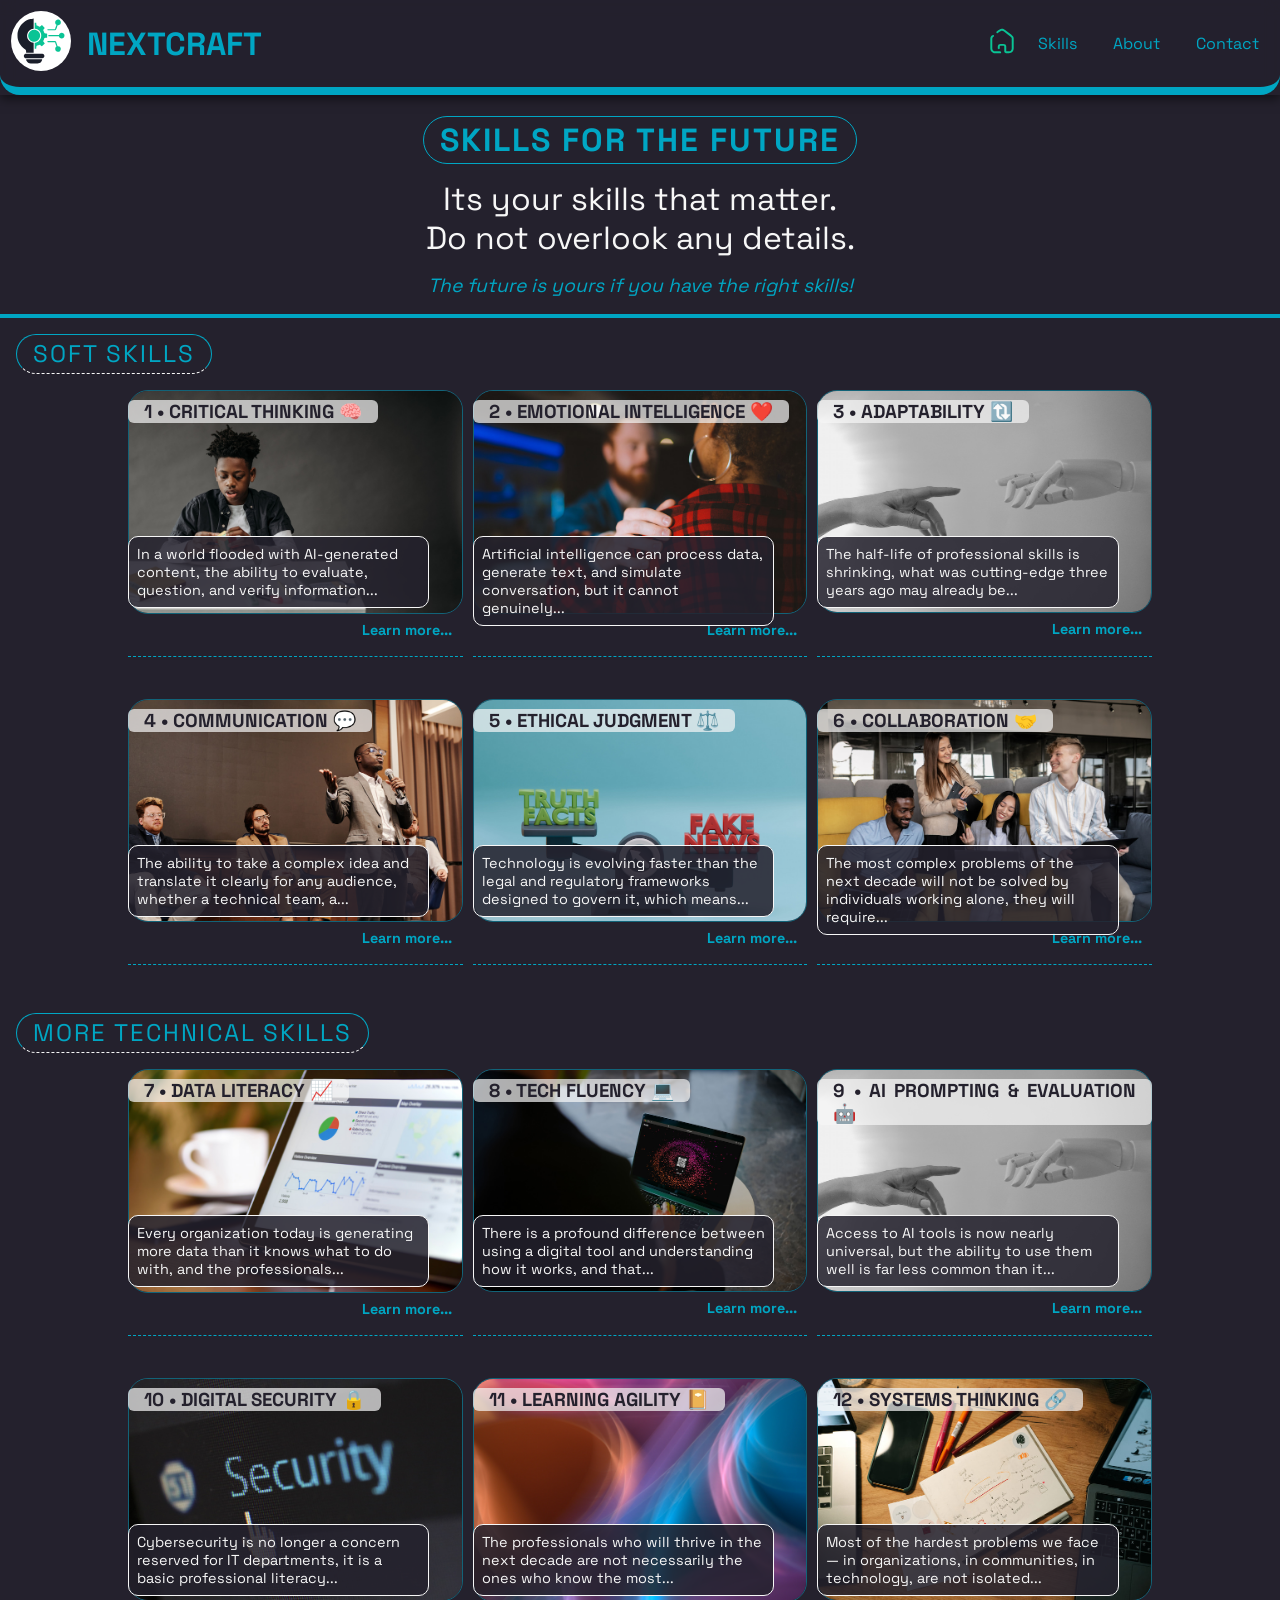
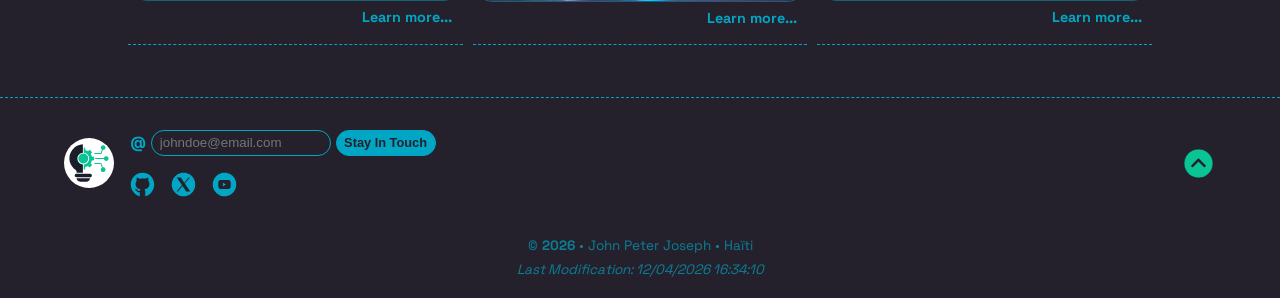
<file: project/skills.html>
<!DOCTYPE html>
<html lang="en">

<head>
    <meta charset="UTF-8">
    <meta name="viewport" content="width=device-width, initial-scale=1.0">
    <title>NextCraft - Skills for Tomorrow</title>
    <meta name="author" content="John Peter Joseph">
    <meta name="description"
        content="Without real skills, you can’t face the future with confidence. Ease your fears by learning about the skills that will pave the way to a better future.">

    <link rel="preconnect" href="https://fonts.googleapis.com">
    <link rel="preconnect" href="https://fonts.gstatic.com" crossorigin>
    <link href="https://fonts.googleapis.com/css2?family=Space+Grotesk:wght@300..700&display=swap" rel="stylesheet">

    <link rel="stylesheet" href="styles/nextcraft.css">
    <link rel="stylesheet" href="styles/nextcraft-large.css">

    <script src="scripts/nextcraft.js" defer></script>
</head>

<body class="page-skills">
    <!-- ======================================= HEADER ======================================= -->
    <header id="header">
        <div class="main-header">
            <div class="nexcraft-logo">
                <a href="index.html">
                    <img src="images/nextcraft-logo.svg" alt="NextCraft Logo">
                </a>
                <h1>NextCraft</h1>
            </div>

            <!-- hamburger button -->
            <button class="hamburger" id="hamburger" aria-label="Open menu">
                ☰
            </button>

            <nav class="nav-bar" id="nav-bar">
                <a href="index.html">
                    <img src="images/nextcraft-home.svg" alt="NextCraft Home">
                </a>
                <ul>
                    <li><a href="skills.html">Skills</a></li>
                    <li><a href="about.html">About</a></li>
                    <li><a href="contact.html">Contact</a></li>
                </ul>
            </nav>
        </div>
    </header>


    <!-- ======================================= MAIN ======================================= -->
    <main>
        <!-- ======================================= IMAGE ARTICLE ======================================= -->
        <div class="container-card">

            <section class="card-hero">
                <div class="card-hero-content">
                    <span class="card-label">Skills for the Future</span>
                    <h2>Its your skills that matter. <br>Do not overlook any details.</h2>
                    <p>The future is yours if you have the right skills!</p>
                </div>
            </section>


            <h2 class="skills-card">SOFT SKILLS</h2>

            <div class="container-all-cards">
                <!-- ======================= card 1 ======================= -->
                <div class="card">
                    <a href=""><img src="images/skills-img/critical-thinking.jpg" alt="Critical Thinking"
                            loading="lazy"></a>
                    <h3>1 • CRITICAL THINKING 🧠</h3>
                    <p>In a world flooded with AI-generated content, the ability to evaluate, question, and verify
                        information...</p>

                    <div class="learn-more">
                        <a href="#"><span class="more">Learn more...</span></a>
                    </div>
                </div>

                <!-- ======================= card 2 ======================= -->
                <div class="card">
                    <a href=""><img src="images/skills-img/emotional-intelligence.jpg" alt="Emotional Intelligence"
                            loading="lazy"></a>
                    <h3>2 • EMOTIONAL INTELLIGENCE ❤️</h3>
                    <p>Artificial intelligence can process data, generate text, and simulate conversation, but it
                        cannot genuinely...</p>

                    <div class="learn-more">
                        <a href="#"><span class="more">Learn more...</span></a>
                    </div>
                </div>

                <!-- ======================= card 3 ======================= -->
                <div class="card">
                    <a href="#"><img src="images/skills-img/ai-prompting.jpg" alt="Adaptability" loading="lazy"></a>
                    <h3>3 • ADAPTABILITY 🔃</h3>
                    <p>The half-life of professional skills is shrinking, what was cutting-edge three years ago may
                        already be...</p>

                    <div class="learn-more">
                        <a href="#"><span class="more">Learn more...</span></a>
                    </div>
                </div>


                <!-- ======================= card 4 ======================= -->
                <div class="card">
                    <a href="#"><img src="images/skills-img/communication.jpg" alt="Communication" loading="lazy"></a>
                    <h3>4 • COMMUNICATION 💬</h3>
                    <p>The ability to take a complex idea and translate it clearly for any audience, whether a
                        technical team, a...</p>

                    <div class="learn-more">
                        <a href="#"><span class="more">Learn more...</span></a>
                    </div>
                </div>

                <!-- ======================= card 5 ======================= -->
                <div class="card">
                    <a href="#"><img src="images/skills-img/ethical-judgment.jpg" alt="Ethical Judgment"
                            loading="lazy"></a>
                    <h3>5 • ETHICAL JUDGMENT ⚖️</h3>
                    <p>Technology is evolving faster than the legal and regulatory frameworks designed to govern it,
                        which means...</p>

                    <div class="learn-more">
                        <a href="#"><span class="more">Learn more...</span></a>
                    </div>
                </div>

                <!-- ======================= card 6 ======================= -->
                <div class="card">
                    <a href="#"><img src="images/skills-img/collaboration.jpg" alt="Collaboration" loading="lazy"></a>
                    <h3>6 • COLLABORATION 🤝</h3>
                    <p>The most complex problems of the next decade will not be solved by individuals working alone,
                        they will require...</p>

                    <div class="learn-more">
                        <a href="#"><span class="more">Learn more...</span></a>
                    </div>
                </div>
            </div>


            <h2 class="skills-card">MORE TECHNICAL SKILLS</h2>

            <div class="container-all-cards">
                <!-- ======================= card 7 ======================= -->
                <div class="card">
                    <a href=""><img src="images/skills-img/data-literacy.jpg" alt="Data Literacy" loading="lazy"></a>
                    <h3>7 • DATA LITERACY 📈</h3>
                    <p>Every organization today is generating more data than it knows what to do with, and the
                        professionals...</p>

                    <div class="learn-more">
                        <a href="#"><span class="more">Learn more...</span></a>
                    </div>
                </div>

                <!-- ======================= card 8 ======================= -->
                <div class="card">
                    <a href=""><img src="images/skills-img/tech-fluency.jpg" alt="Tech Fluency" loading="lazy"></a>
                    <h3>8 • TECH FLUENCY 💻</h3>
                    <p>There is a profound difference between using a digital tool and understanding how it works,
                        and
                        that...</p>

                    <div class="learn-more">
                        <a href="#"><span class="more">Learn more...</span></a>
                    </div>
                </div>

                <!-- ======================= card 9 ======================= -->
                <div class="card">
                    <a href="#"><img src="images/skills-img/ai-prompting.jpg" alt="AI Prompting and Evaluation"
                            loading="lazy"></a>
                    <h3>9 • AI PROMPTING & EVALUATION 🤖</h3>
                    <p>Access to AI tools is now nearly universal, but the ability to use them well is far less
                        common
                        than it...</p>

                    <div class="learn-more">
                        <a href="#"><span class="more">Learn more...</span></a>
                    </div>
                </div>


                <!-- ======================= card 10 ======================= -->
                <div class="card">
                    <a href="#"><img src="images/skills-img/digital-security.jpg" alt="Digital Security"
                            loading="lazy"></a>
                    <h3>10 • DIGITAL SECURITY 🔒</h3>
                    <p>Cybersecurity is no longer a concern reserved for IT departments, it is a basic professional
                        literacy...</p>

                    <div class="learn-more">
                        <a href="#"><span class="more">Learn more...</span></a>
                    </div>
                </div>

                <!-- ======================= card 11 ======================= -->
                <div class="card">
                    <a href="#"><img src="images/skills-img/learning-agility.jpg" alt="Learning Agility"
                            loading="lazy"></a>
                    <h3>11 • LEARNING AGILITY 📔</h3>
                    <p>The professionals who will thrive in the next decade are not necessarily the ones who know the
                        most...</p>

                    <div class="learn-more">
                        <a href="#"><span class="more">Learn more...</span></a>
                    </div>
                </div>

                <!-- ======================= card 12 ======================= -->
                <div class="card">
                    <a href="#"><img src="images/skills-img/systems-thinking.jpg" alt="Systems Thinking"
                            loading="lazy"></a>
                    <h3>12 • SYSTEMS THINKING 🔗</h3>
                    <p>Most of the hardest problems we face — in organizations, in communities, in technology, are
                        not
                        isolated...
                    </p>

                    <div class="learn-more">
                        <a href="#"><span class="more">Learn more...</span></a>
                    </div>
                </div>
            </div>
        </div>
    </main>

    <!-- ======================================= FOOTER ======================================= -->
    <footer>
        <div class="footer-block">
            <div class="form-contact">
                <div class="footer-logo">
                    <a href="#">
                        <img src="images/nextcraft-logo.svg" alt="NextCraft Home">
                    </a>
                </div>

                <div class="footer-contact">
                    <div>
                        <form action="" method="post">
                            <label for="email"><span class="arobase">@</span></label>
                            <input type="email" name="email" id="email" placeholder="johndoe@email.com" required>
                            <button type="submit">Stay In Touch</button>
                        </form>
                    </div>

                    <div>
                        <a href="#">
                            <img src="images/icons/github.svg" alt="GitHub icon">
                        </a>

                        <a href="#">
                            <img src="images/icons/x.svg" alt="X icon">
                        </a>

                        <a href="#">
                            <img src="images/icons/youtube.svg" alt="YouTube icon">
                        </a>
                    </div>
                </div>

            </div>

            <div class="up-btn">
                <a href="#top" aria-label="Back to the top of the page">
                    <img src="images/arrow-up.svg" alt="">
                </a>
            </div>
        </div>

        <div class="last-mod">
            <p>&#169; <span id="currentYear"></span> &bull; John Peter Joseph &bull; Haïti</p>
            <p id="lastModified"></p>
        </div>

    </footer>
</body>

</html>
</file>
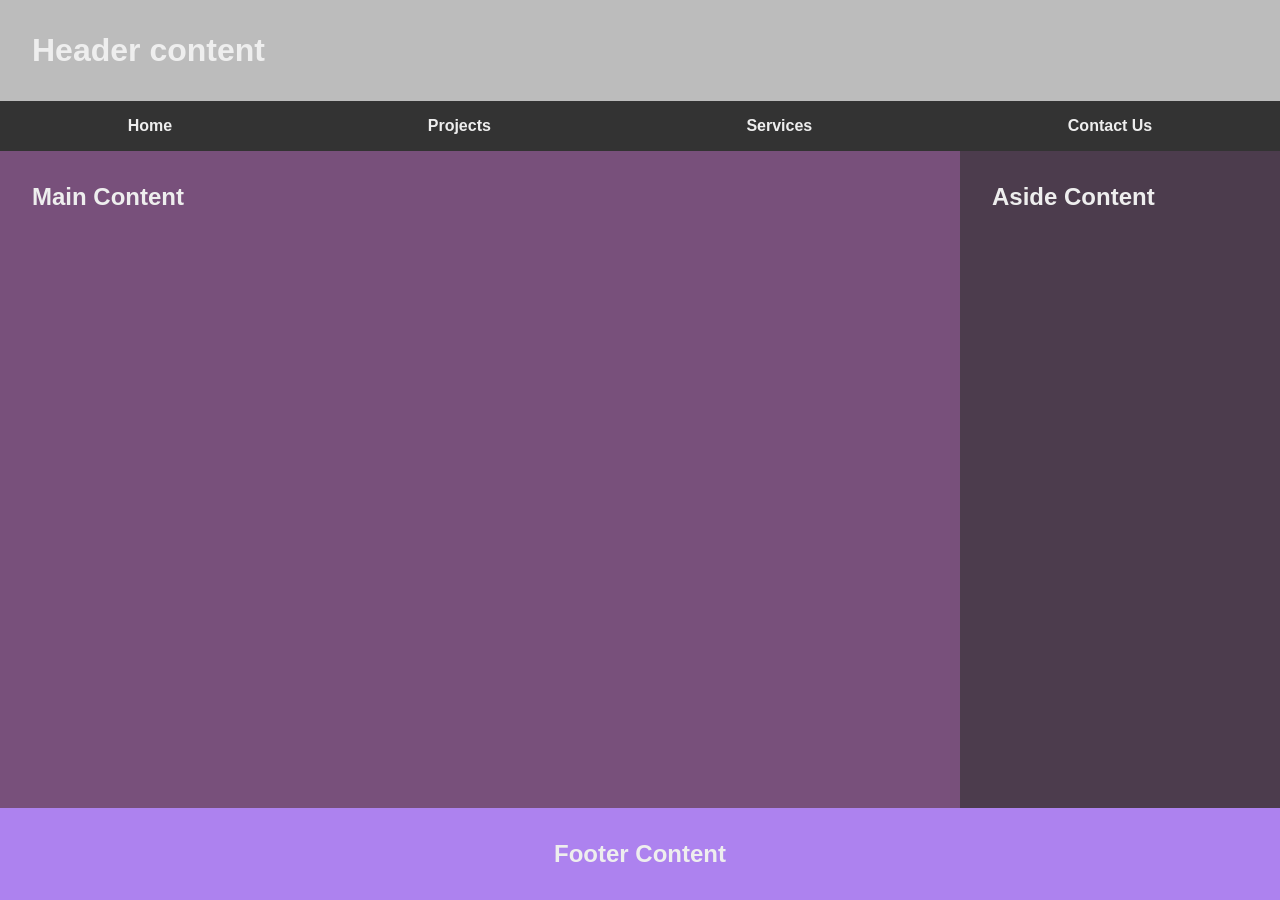
<file: week01/basic-layout.html>
<!DOCTYPE html>
<html lang="en">

<head>
    <meta charset="UTF-8">
    <meta name="viewport" content="width=device-width, initial-scale=1.0">
    <title>John Peter Joseph | WDD131</title>
    <meta name="description" content="Assignment portal for WDD131 - John Peter Joseph">
    <link rel="stylesheet" href="styles/layout.css">
</head>

<body>
    <div class="container">
        <header>
            <h1>Header content</h1>
            <nav>
                <ul class="navigation">
                    <li><a href="#">Home</a></li>
                    <li><a href="#">Projects</a></li>
                    <li><a href="#">Services</a></li>
                    <li><a href="#">Contact Us</a></li>
                </ul>
            </nav>
        </header>
        <main>
            <h2>Main Content</h2>
        </main>
        <aside>
            <h2>Aside Content</h2>
        </aside>
        <footer>
            <h2>Footer Content</h2>
        </footer>
    </div>
</body>

</html>
</file>
<file: styles/base.css>
/* --------------------RESET------------------------ */
* {
    padding: 0;
    margin: 0;
    box-sizing: border-box;
}

:root {
    --primary-color: rgb(0, 0, 0);
    --secondary-color: rgb(0, 204, 255);
    --bg-color: rgb(255, 255, 255);
    --font-main: "Lato", sans-serif;
    --max-width: 1200px;
}

html {
    font-size: 16px;
}

/* --------------------THE PAGE------------------------ */
header {
    background-color: var(--primary-color);
}

body {
    font-family: var(--font-main);
    font-weight: 900;
    line-height: 2rem;
    color: var(--primary-color);
    background-color: var(--bg-color);
}

p {
    font-weight: 400;
    margin: 1rem;
}

h1,
h2,
h3 {
    font-weight: 700;
    line-height: 2rem;
    margin: 1rem;
}

img {
    display: block;
    max-width: 100%;
}

#course-title {
    display: block;
    text-align: center;
    color: var(--bg-color);
    padding: 2rem;
    font-size: 2.5rem;
    font-weight: 400;
}

/* --------------------NAVBAR------------------------ */
.navigation ul {
    display: flex;
    flex-wrap: wrap;
    list-style: none;
    justify-content: space-around;
    padding: 1rem;
    background-color: var(--secondary-color);
}

.navigation a {
    display: block;
    color: var(--primary-color);
    font-size: 1.5rem;
    font-weight: 400;
    text-decoration: none;
    margin: 1rem;
}

nav a:hover {
    color: var(--bg-color);
}

/* --------------------MAIN------------------------ */
main {
    max-width: var(--max-width);
    min-height: 10vh;
    margin: 2rem auto;
    padding: 0 1.5rem;
}

main h1 {
    font-family: var(--font-main);
    font-size: 4rem;
    font-weight: 700;
    text-align: center;
    color: var(--primary-color);
    padding: 1rem;

}

/* --------------------2 sections | 2 cards (def)------------------------ */
.container {
    display: grid;
    grid-template-columns: 2fr 1fr;
    gap: 3rem;
    align-items: stretch;
}

.card {
    display: flex;
    flex-direction: column;
    border: 1.2px solid var(--secondary-color);
    border-radius: 12px;
    overflow: hidden;
}

/* --------------------section 1: card------------------------ */
/* -------------------------div 1----------------------------- */
.card h2 {
    font-family: var(--font-main);
    color: var(--secondary-color);
    font-size: 1rem;
    font-weight: 900;
    text-align: center;
    background-color: var(--primary-color);
    padding: 1rem;
    letter-spacing: 0.1em;
    text-transform: uppercase;
    margin: 0;
}

.card-content {
    flex: 1;
    padding: 1.25rem;
}

.about-me {
    display: flex;
    align-items: flex-start;
    gap: 1rem;
    margin-bottom: 0;
}

.about-me p {
    flex: 1;
    font-size: 1rem;
    color: var var(--primary-color);
}

.about-me img {
    flex-shrink: 0;
    width: 120px;
    height: 150px;
    object-fit: cover;
    border-radius: 8px;

}

/* --------------------div 2------------------------ */
.location h3 {
    font-family: var(--font-main);
    font-size: 1.5rem;
    font-weight: 900;
    text-align: center;
    color: var(--primary-color);
    border-bottom: 1px solid var(--accent-color);
}

.about-location {
    display: flex;
    align-items: flex-start;
    gap: 1rem;
}

.about-location figure {
    text-align: center;
    flex-shrink: 0;
}

.about-location figure img {
    display: block;
    width: 120px;
    height: 80px;
    object-fit: cover;
    margin-top: 2.5rem;
    border-radius: 8px;
}

.about-location figcaption {
    font-style: italic;
    color: var(--primary-color);
    margin-top: 0.2rem;
    text-align: center;
    font-weight: 400;
    font-size: 0.8rem;
}

.about-location p {
    flex: 1;
    color: var(--primary-color);
    margin-top: 1rem;
    margin-right: 8rem;
    font-size: 1rem;
}

/* --------------------section 2: card------------------------ */
.link-list {
    list-style: disc;
    padding-left: 1.5rem;
    margin: 6rem 0;
}

.link-list a {
    color: revert;
    text-decoration: revert;
    font-size: 1.1rem;
    font-weight: 700;
}

/* --------------------FOOTER------------------------ */
footer {
    background-color: var(--primary-color);
    text-align: center;
    padding: 1rem 1.5rem;
    font-size: 0.9rem;
    margin-top: auto;
}

footer p {
    font-size: 1.2rem;
    margin: 0.2rem 0;
    padding: 0;
    font-weight: 400;
    color: var(--bg-color);
}

footer #lastModified {
    color: var(--secondary-color);
    font-size: 1rem;
    font-weight: 400;
}
</file>
<file: project/styles/nextcraft.css>
* {
    margin: 0;
    padding: 0;
    box-sizing: border-box;
}

:root {
    --black-raisin: rgb(36, 33, 45);
    --silver: rgb(247, 247, 247);
    --caribbean-blue: rgb(0, 166, 195);
    --font-main: "Space Grotesk";
    --max-width: 100%;
}

body {
    font-family: var(--font-main);
    color: var(--silver);
    background-color: var(--black-raisin);
    width: var(--max-width);
    height: auto;
    text-align: justify;
}

html {
    font-size: 16px;
    min-height: 40vh;
    scroll-behavior: smooth;
}

/* 
======================================= HEADER ======================================= */
#header {
    position: fixed;
    top: 0;
    left: 0;
    width: 100%;
    z-index: 1000;
    overflow-x: hidden;
    box-shadow: 0 4px 10px rgba(0, 0, 0, 0.5);
}

.main-header {
    display: flex;
    text-align: center;
    justify-content: space-between;
    background-color: rgba(36, 33, 45, 0.8);
    backdrop-filter: blur(8px);
    color: var(--primary-color);
    padding: 0.7rem;
    border-bottom: 8px solid var(--caribbean-blue);
    border-bottom-right-radius: 20px;
    border-bottom-left-radius: 20px;
    width: var(--max-width);
    align-items: center;
}

.main-header:hover {
    background-color: var(--black-raisin);
}

.nexcraft-logo {
    display: flex;
    flex-direction: row;
    align-items: center;
    gap: 1rem;
}

.nexcraft-logo img {
    width: 60px;
    height: 60px;
}

.nexcraft-logo h1 {
    color: var(--caribbean-blue);
    font-weight: 700;
    text-transform: uppercase;
}

.nav-bar {
    display: flex;
    flex-direction: row;
    align-items: center;
    gap: 0.7rem;
}

.nav-bar img {
    width: 30px;
    height: 30px;
}

.nav-bar ul {
    display: flex;
    flex-direction: row;
    gap: 1rem;
    list-style: none;
}

.nav-bar ul a {
    text-decoration: none;
    font-weight: 400;
    color: var(--caribbean-blue);
    margin-inline: 10px;
}

.nav-bar ul a:hover {
    color: var(--silver);
    border-bottom: 1px solid var(--caribbean-blue);
}

/* 
======================================= MAIN ======================================= */

.hero-section {
    display: block;
}

.hero-picture {
    display: block;
    width: 100%;
}

.hero-picture img {
    display: block;
    width: 100%;
    height: auto;
    object-fit: cover;
    position: relative;
    border-bottom: 6px solid var(--caribbean-blue);
}

.hero-section p {
    position: absolute;
    color: var(--silver);
    font-weight: 400;
    font-size: 1.5rem;
    top: 25%;
    margin: 2rem;
    text-align: center;
    line-height: 2rem;
    background-color: var(--black-raisin);
    opacity: 0.8;
    padding: 1.5rem;
    border-radius: 200px;
}

.title {
    font-size: 2rem;
    font-weight: 800;
    color: var(--caribbean-blue);
    border: 1px solid var(--silver);
    padding: 0 0.3rem;
    border-radius: 200px;
    background-color: var(--silver);
}

.paragraph {
    font-size: 1.5rem;
    font-weight: 700;
    color: var(--caribbean-blue);
}

/* ===== CITATION — CARD STYLE ===== */
.quotes {
    position: absolute;
    margin: 1rem;
    max-width: 700px;
    width: 100%;
    top: 55%;
    margin-inline: 300px;
}

.quotes blockquote {
    background-color: rgba(36, 33, 45, 0.7);
    border: 1px solid var(--caribbean-blue);
    border-radius: 16px;
    padding: 2rem 2.5rem;
    position: relative;
    font-style: italic;
    font-size: 1rem;
    line-height: 1.8;
    color: var(--caribbean-blue);

}

/* decorative quotation mark in the background */
.quotes blockquote::before {
    content: "\201C";
    /* " */
    font-size: 8rem;
    color: var(--caribbean-blue);
    opacity: 0.2;
    position: absolute;
    top: -2rem;
    left: 1rem;
    line-height: 1;
    font-style: normal;
}

/* author */
.quotes cite .author {
    display: block;
    margin-top: 0.3rem;
    font-style: bold;
    font-weight: 700;
    font-size: 1rem;
    color: var(--caribbean-blue);
    letter-spacing: 1px;
    text-transform: uppercase;
}

/* 
======================================= GRID ======================================= */

.image-grid {
    display: grid;
    grid-template-columns: repeat(3, 1fr);
    gap: 1rem;
    width: 90%;
    margin: 0 auto;
    margin-top: -90px;
    position: relative;
    z-index: 10;
}

.image-grid-main img {
    width: 100%;
    height: auto;
    object-fit: cover;
    position: relative;
    box-shadow: 2px 2px 1px rgba(36, 33, 45, 0.8);
    border-radius: 20px;
    border: 1.5px solid var(--caribbean-blue);
    transition: transform 0.3s ease-in-out, box-shadow 0.3s ease;
}

.image-grid-main img:hover {
    transform: scale(1.05) translateY(-6px);
    box-shadow: 0 3px 8px rgba(0, 166, 195, 0.4);
}

.image-grid-main h2 {
    position: absolute;
    font-size: 1.1rem;
    font-weight: 700;
    top: 45%;
    align-items: center;
    background-color: var(--black-raisin);
    color: var(--caribbean-blue);
    padding: 0.2rem 1rem;
    text-align: left;
    border-radius: 200px;
    border-bottom: 1px solid var(--caribbean-blue);
    margin-left: 10px;
}

.icon-right {
    position: absolute;
    width: 25px;
    height: 25px;
    top: 48%;
    margin-left: 330px;
    border: none;
}

.icon-right img {
    border: none;
    box-shadow: none;
    border-radius: 0;
    pointer-events: none;
}

.img-title {
    color: var(--caribbean-blue);
    font-weight: 700;
    font-size: 1.1rem;
    text-align: left;
}

.paragraph-style {
    font-size: 1.1rem;
    font-weight: 400;
    text-align: left;
    margin-top: 3px;
}

/* 
======================================= FOOTER ======================================= */

.footer-block {
    display: grid;
    grid-template-columns: repeat(2, 1fr);
    align-items: center;
    padding: 2rem 4rem;
    background-color: var(--black-raisin);
    border-top: 1px dashed var(--caribbean-blue);
    margin-top: 20px;
}

.form-contact {
    display: flex;
    flex-direction: row;
    align-items: center;
    gap: 1rem;
}

.footer-logo img {
    width: 50px;
    height: 50px;
}

.footer-contact {
    display: flex;
    flex-direction: column;
    gap: 1rem;
}

.footer-contact form {
    display: flex;
    align-items: center;
    gap: 0.3rem;
}

.arobase {
    color: var(--caribbean-blue);
    font-weight: 900;
}

.footer-contact input {
    padding: 0.3rem 0.5rem;
    border-radius: 20px;
    border: 1px solid var(--caribbean-blue);
    background: transparent;
    color: var(--silver);
    width: 180px;
}

.footer-contact button {
    padding: 0.3rem 0.4rem;
    width: 100px;
    font-weight: 700;
    font-size: 0.8rem;
    background-color: var(--caribbean-blue);
    color: var(--black-raisin);
    border: 1px solid var(--caribbean-blue);
    border-radius: 200px;
    cursor: pointer;
}

.footer-contact button:hover {
    color: var(--silver);
    border: 1px solid var(--black-raisin);
    font-weight: 400;
}

.footer-contact div:last-child {
    display: flex;
    gap: 1rem;
}

.footer-contact div:last-child img {
    width: 25px;
    height: 25px;
}

.last-mod {
    text-align: center;
    font-size: 0.85rem;
    color: var(--silver);
    opacity: 0.7;
    line-height: 1.5rem;
    margin-bottom: 1rem;
}

.last-mod:last-child p {
    color: var(--caribbean-blue);
}

#currentYear {
    color: var(--caribbean-blue);
    font-weight: 900;
}

#lastModified {
    color: var(--caribbean-blue);
    font-weight: 400;
    font-style: italic;
}

.up-btn {
    display: flex;
    justify-content: flex-end;
}

.up-btn img {
    width: 35px;
    height: 35px;
}

/* 
======================================= PAGE SKILLS ======================================= */

.container-card {
    margin-top: 20px;
}

.card-hero {
    display: flex;
    align-items: center;
    justify-content: center;
    text-align: center;
    padding: 6rem 2rem 1rem;
    border-bottom: 4px solid var(--caribbean-blue);
    background-color: var(--black-raisin);
}

.card-hero-content {
    max-width: var(--max-width);
}

.card-label {
    display: inline-block;
    color: var(--caribbean-blue);
    font-size: 2rem;
    font-weight: 700;
    letter-spacing: 2px;
    text-transform: uppercase;
    margin-bottom: 1rem;
    border: 1px solid var(--caribbean-blue);
    padding: 0.2rem 1rem;
    border-radius: 200px;
}

.card-hero-content h2 {
    font-size: 2rem;
    font-weight: 400;
    color: var(--silver);
    line-height: 1.2;
    margin-bottom: 1rem;
    font-family: var(--font-main);
}

.card-hero-content p {
    font-size: 1.2rem;
    color: var(--caribbean-blue);
    font-style: italic;
}

.skills-card {
    display: inline-block;
    color: var(--caribbean-blue);
    font-size: 1.5rem;
    font-weight: 400;
    letter-spacing: 2px;
    border: 1px solid var(--caribbean-blue);
    padding: 0.2rem 1rem;
    border-radius: 200px;
    margin: 1rem;
    border-bottom: 1px dashed var(--silver);
}

.container-all-cards {
    display: grid;
    grid-template-columns: repeat(3, 1fr);
    position: relative;
    gap: 10px;
    width: 80%;
    /* supprimé le doublon width: 100% */
    margin: 0 auto;
}

.card img {
    position: relative;
    width: 100%;
    height: auto;
    object-fit: cover;
    border-radius: 20px;
    border: 1px solid rgba(0, 166, 195, 0.5);
    transition: transform 0.3s ease-in-out, box-shadow 0.3s ease-in-out;
}

.card img:hover {
    transform: scale(1.05);
    box-shadow: 0 3px 8px rgba(0, 166, 195, 0.4);
    border: 0.5px solid var(--caribbean-blue);
}

.container-all-cards h3 {
    position: absolute;
    top: 10px;
    font-weight: 700;
    color: var(--black-raisin);
    background-color: rgba(247, 247, 247, 0.7);
    padding-inline: 1rem;
    border-radius: 6px;
}

.card {
    position: relative;
    margin-bottom: 2rem;
    border-bottom: 1px dashed var(--caribbean-blue);
}

.card p {
    position: absolute;
    top: 55%;
    font-size: 0.9rem;
    font-weight: 400;
    text-align: left;
    background-color: rgba(36, 33, 45, 0.85);
    padding: 0.5rem;
    border-radius: 10px;
    border: 1px solid var(--silver);
    width: 90%;
}

.learn-more {
    display: flex;
    flex-direction: row;
    align-items: center;
    gap: 4px;
    margin-left: 70%;
    margin-bottom: 1rem;
}

.learn-more a {
    text-decoration: none;
}

.more {
    color: var(--caribbean-blue);
    font-size: 0.9rem;
    font-weight: 700;
}

.more:hover {
    color: var(--silver);
    font-weight: 400;
}

/* 
======================================= PAGE ABOUT US ======================================= */

.container-hero {
    margin-top: 20px;
}

.about-hero {
    display: flex;
    align-items: center;
    justify-content: center;
    text-align: center;
    padding: 6rem 2rem 1rem;
    border-bottom: 4px solid var(--caribbean-blue);
    background-color: var(--black-raisin);
}

.about-hero-content {
    max-width: var(--max-width);
}

.about-label {
    display: inline-block;
    color: var(--caribbean-blue);
    font-size: 2rem;
    font-weight: 700;
    letter-spacing: 2px;
    text-transform: uppercase;
    margin-bottom: 1rem;
    border: 1px solid var(--caribbean-blue);
    padding: 0.2rem 1rem;
    border-radius: 200px;
}

.about-hero-content h2 {
    font-size: 2rem;
    font-weight: 400;
    color: var(--silver);
    line-height: 1.2;
    margin-bottom: 1rem;
}

.about-hero-content p {
    font-size: 1.2rem;
    color: var(--caribbean-blue);
    font-style: italic;
}

.about-section {
    padding: 4rem 2rem;
}

.about-section-inner {
    max-width: 90%;
    margin: 0 auto;
}

.about-block-label {
    font-size: 1.5rem;
    font-weight: 700;
    letter-spacing: 2px;
    text-transform: uppercase;
    color: var(--caribbean-blue);
    margin-bottom: 0.8rem;
}

.about-block h2 {
    font-size: 2rem;
    font-weight: 700;
    color: var(--silver);
    margin-bottom: 1.5rem;
}

.about-block p {
    font-size: 1rem;
    color: rgba(247, 247, 247, 0.8);
    line-height: 1.8;
    margin: 1rem;
    text-align: left;
}

.about-closing {
    color: var(--caribbean-blue) !important;
    font-weight: 600 !important;
    font-style: italic;
    border-left: 3px solid var(--caribbean-blue);
    padding-left: 1rem;
}

.about-stats {
    display: grid;
    grid-template-columns: repeat(3, 1fr);
    gap: 1rem;
    margin-top: 3rem;
}

.about-stat {
    text-align: center;
    padding: 1.5rem;
    border: 1px solid rgba(0, 166, 195, 0.3);
    border-radius: 12px;
    background-color: rgba(0, 166, 195, 0.05);
}

.stat-number {
    display: block;
    font-size: 3rem;
    font-weight: 700;
    color: var(--caribbean-blue);
    line-height: 1;
    margin-bottom: 0.5rem;
}

.stat-label {
    font-size: 0.85rem;
    color: rgba(247, 247, 247, 0.6);
    text-transform: uppercase;
    letter-spacing: 1px;
}

.about-divider {
    width: 80%;
    margin: 0 auto;
    border-top: 1px dashed rgba(0, 166, 195, 0.3);
}

.about-founder {
    display: grid;
    grid-template-columns: 1fr 2fr;
    gap: 3rem;
    align-items: start;
}

.founder-img-wrapper {
    position: sticky;
    top: 120px;
}

.founder-img {
    width: 100%;
    border-radius: 16px;
    border: 2px solid var(--caribbean-blue);
    object-fit: cover;
    aspect-ratio: 3 / 4;
}

.founder-bio h2 {
    font-size: 2rem;
    font-weight: 700;
    color: var(--silver);
    margin-bottom: 0.3rem;
}

.founder-title {
    color: var(--caribbean-blue);
    font-size: 0.9rem;
    font-weight: 500;
    margin-bottom: 1.5rem !important;
}

.founder-bio p {
    font-size: 1rem;
    color: rgba(247, 247, 247, 0.8);
    line-height: 1.8;
    margin-bottom: 1rem;
    text-align: left;
}

.founder-links {
    display: flex;
    gap: 1rem;
    margin-top: 2rem;
    flex-wrap: wrap;
}

.founder-btn {
    padding: 0.7rem 1.5rem;
    background-color: var(--caribbean-blue);
    color: var(--black-raisin);
    border-radius: 8px;
    font-weight: 700;
    text-decoration: none;
    font-size: 0.9rem;
    transition: opacity 0.3s ease;
}

.founder-btn:hover {
    opacity: 0.85;
}

.founder-btn-outline {
    padding: 0.7rem 1.5rem;
    background-color: transparent;
    color: var(--caribbean-blue);
    border: 1px solid var(--caribbean-blue);
    border-radius: 8px;
    font-weight: 700;
    text-decoration: none;
    font-size: 0.9rem;
    transition: all 0.3s ease;
}

.founder-btn-outline:hover {
    background-color: var(--caribbean-blue);
    color: var(--black-raisin);
}

.about-values {
    padding: 4rem 2rem;
    border-top: 1px dashed rgba(0, 166, 195, 0.3);
}

.values-grid {
    display: grid;
    grid-template-columns: repeat(3, 1fr);
    gap: 1.5rem;
}

.value-card {
    padding: 1.5rem;
    border: 1px solid rgba(0, 166, 195, 0.2);
    border-radius: 12px;
    background-color: rgba(36, 33, 45, 0.8);
    transition: border-color 0.3s ease, transform 0.3s ease;
}

.value-card:hover {
    border-color: var(--caribbean-blue);
    transform: translateY(-4px);
}

.value-icon {
    font-size: 2rem;
    display: block;
    margin-bottom: 1rem;
}

.value-card h3 {
    color: var(--caribbean-blue);
    font-size: 1rem;
    font-weight: 700;
    margin-bottom: 0.5rem;
}

.value-card p {
    color: rgba(247, 247, 247, 0.7);
    font-size: 0.9rem;
    line-height: 1.6;
    text-align: left;
}

/* 
======================================= PAGE CONTACT ======================================= */

.main-contact {
    margin-top: 60px;
}

.contact-section {
    max-width: 600px;
    margin: 0 auto;
    padding: 3rem 2rem;
}

.contact-intro {
    text-align: center;
    margin-bottom: 2rem;
}

.contact-intro h2 {
    color: var(--caribbean-blue);
    font-size: 2rem;
    margin-bottom: 0.5rem;
}

.contact-intro p {
    color: var(--silver);
    opacity: 0.8;
    font-size: 1rem;
}

.contact-form {
    display: flex;
    flex-direction: column;
    gap: 1.2rem;
}

.form-group {
    display: flex;
    flex-direction: column;
    gap: 0.4rem;
}

.form-group label {
    color: var(--caribbean-blue);
    font-size: 1rem;
    font-weight: 600;
}

.form-group input,
.form-group select,
.form-group textarea {
    padding: 0.7rem 1rem;
    border-radius: 8px;
    border: 1px solid var(--caribbean-blue);
    background: transparent;
    color: var(--silver);
    font-family: var(--font-main);
    font-size: 1rem;
}

.form-group select option {
    color: var(--black-raisin);
}

.contact-btn {
    padding: 0.8rem;
    background-color: var(--caribbean-blue);
    color: var(--black-raisin);
    border: none;
    border-radius: 8px;
    font-weight: 700;
    font-size: 1rem;
    cursor: pointer;
    transition: opacity 0.3s ease;
    font-family: var(--font-main);
}

.contact-btn:hover {
    color: var(--silver);
    font-weight: 400;
}
</file>
<file: project/styles/nextcraft-large.css>
/* 
======================================= HAMBURGER (excluding media queries) ======================================= */

.hamburger {
    background: transparent;
    border: 1px solid var(--caribbean-blue);
    color: var(--caribbean-blue);
    font-size: 1.5rem;
    padding: 0.3rem 0.7rem;
    border-radius: 8px;
    cursor: pointer;
    display: none;
    /* Hidden by default on desktop */
}

/* 
======================================= MEDIA QUERY 768px ======================================= */

@media (max-width: 768px) {

    /* ===== HAMBURGER ===== */
    .hamburger {
        display: block;
        /* Visible on mobile */
    }

    /* ===== HEADER ===== */
    .main-header {
        flex-direction: column;
        gap: 0.3rem;
        padding: 0.5rem;
    }

    .nexcraft-logo h1 {
        font-size: 1rem;
    }

    .nexcraft-logo img {
        width: 40px;
        height: 40px;
    }

    .nav-bar {
        display: none;
        /* Hidden by default on mobile */
        flex-direction: column;
        width: 100%;
        padding: 1rem;
        background-color: var(--black-raisin);
        border-top: 1px solid var(--caribbean-blue);
        justify-content: center;
    }

    .nav-bar.open {
        display: flex;
        /* visible when open */
    }

    .nav-bar ul {
        flex-direction: column;
        flex-wrap: wrap;
        justify-content: center;
        gap: 0.8rem;
    }

    .nav-bar ul a {
        margin-inline: 4px;
        font-size: 0.85rem;
    }

    .nav-bar img {
        width: 20px;
        height: 20px;
    }

    /* ===== INDEX — HERO ===== */
    .hero-section {
        margin-top: 100px;
    }

    .hero-section p {
        position: relative;
        top: auto;
        font-size: 1rem;
        margin: 1rem auto;
        line-height: 1.5rem;
        border-radius: 20px;
        padding: 1rem;
        width: 90%;
        opacity: 1;
    }

    .title {
        font-size: 1.1rem;
    }

    .paragraph {
        font-size: 1rem;
    }

    .quotes {
        display: none;
    }

    /* ===== INDEX — IMAGE GRID ===== */
    .image-grid {
        grid-template-columns: 1fr;
        margin-top: 1rem;
        width: 95%;
    }

    .image-grid-main {
        margin-bottom: 2rem;
    }

    .image-grid-main h2 {
        display: none;
    }

    .icon-right {
        margin-left: 80%;
        top: 44%;
    }

    /* ===== SKILLS — CONTAINER ===== */
    .container-card {
        margin-top: 120px;
    }

    .card-hero {
        padding: 2rem 1rem 1rem;
    }

    .card-label {
        font-size: 1rem;
    }

    .card-hero-content h2 {
        font-size: 1.3rem;
        line-height: 1.5;
    }

    .card-hero-content p {
        font-size: 1rem;
    }

    .skills-card {
        font-size: 1rem;
        margin: 0.5rem;
        letter-spacing: 1px;
    }

    .container-all-cards {
        grid-template-columns: 1fr;
        width: 95%;
        gap: 1rem;
    }

    .card {
        margin-bottom: 1.5rem;
    }

    .card h3 {
        font-size: 0.9rem;
        position: relative;
        top: auto;
        background-color: transparent;
        color: var(--caribbean-blue);
        padding: 0.3rem 0;
        border-radius: 0;
        margin-top: 0.5rem;
    }

    .card p {
        position: relative;
        top: auto;
        width: 100%;
        font-size: 0.85rem;
        margin-top: 0.5rem;
        border: none;
        background-color: transparent;
        padding: 0;
    }

    .learn-more {
        margin-left: 0;
        margin-top: 0.5rem;
        justify-content: flex-end;
        margin-bottom: 0.5rem;
    }

    /* ===== CONTACT ===== */
    .main-contact {
        margin-top: 120px;
    }

    .contact-section {
        padding: 1rem;
        max-width: 100%;
    }

    .contact-intro h2 {
        font-size: 1.5rem;
    }

    .contact-intro p {
        font-size: 0.9rem;
    }

    .form-group label {
        font-size: 0.9rem;
    }

    .form-group input,
    .form-group select,
    .form-group textarea {
        font-size: 0.9rem;
        padding: 0.5rem 0.8rem;
    }

    .contact-btn {
        font-size: 0.9rem;
        padding: 0.7rem;
    }

    /* ===== ABOUT ===== */
    .container-hero {
        margin-top: 120px;
    }

    .about-hero {
        padding: 2rem 1rem 1rem;
    }

    .about-label {
        font-size: 1rem;
        letter-spacing: 1px;
    }

    .about-block-label {
        font-size: 1rem;
        letter-spacing: 1px;
    }

    .about-hero-content h2 {
        font-size: 1.3rem;
        line-height: 1.5;
    }

    .about-hero-content p {
        font-size: 1rem;
    }

    .about-section {
        padding: 2rem 1rem;
    }

    .about-section-inner {
        max-width: 100%;
    }

    .about-block h2 {
        font-size: 1.5rem;
    }

    .about-block p {
        margin: 0.5rem 0;
        font-size: 0.9rem;
    }

    .about-stats {
        grid-template-columns: 1fr;
        gap: 0.8rem;
        margin-top: 1.5rem;
    }

    .stat-number {
        font-size: 2rem;
    }

    .about-founder {
        grid-template-columns: 1fr;
        gap: 1.5rem;
    }

    .founder-img-wrapper {
        position: relative;
        top: auto;
        max-width: 250px;
        margin: 0 auto;
    }

    .founder-bio h2 {
        font-size: 1.5rem;
    }

    .founder-bio p {
        font-size: 0.9rem;
    }

    .founder-links {
        flex-direction: column;
        gap: 0.8rem;
    }

    .founder-btn,
    .founder-btn-outline {
        text-align: center;
        padding: 0.6rem 1rem;
    }

    .values-grid {
        grid-template-columns: 1fr;
        gap: 1rem;
    }

    .about-values {
        padding: 2rem 1rem;
    }

    /* ===== FOOTER ===== */
    .footer-block {
        grid-template-columns: 1fr;
        padding: 1.5rem;
        gap: 1rem;
    }

    .form-contact {
        flex-direction: column;
        align-items: flex-start;
    }

    .footer-contact input {
        width: 140px;
    }

    .up-btn {
        justify-content: center;
    }

    .last-mod {
        font-size: 0.75rem;
    }
}
</file>
<file: styles/form.css>
* {
    margin: 0;
    padding: 0;
    box-sizing: border-box;
}

:root {
    --black-raisin: rgb(36, 33, 45);
    --silver: rgb(192, 192, 192);
    --blue: rgb(8, 12, 250);
    --font-main: "Montserrat", sans-serif;
    --max-width: 650px;
}

html {
    font-size: 16px;
}

body {
    margin: 1rem auto;
}

header {
    background-color: var(--black-raisin);
    text-align: center;
    font-weight: 900;
    max-width: var(--max-width);
    margin: 0 auto;
    color: var(--silver);
    padding: 1rem;
    font-family: var(--font-main);
}

form {
    font-family: var(--font-main);
    background-color: var(--silver);
    max-width: var(--max-width);
    margin: 1rem auto;
    padding: 1rem;
}

.title {
    font-weight: 600;
}

.group {
    display: flex;
    flex-direction: column;
    gap: 0.3rem;
    margin-bottom: 1.2rem;
}

/* The parent container: aligns the groups horizontally */
.allrating {
    display: flex;
    flex-direction: row;
    gap: 1rem;
    justify-content: space-evenly;
    /* Paste the elements at the bottom */
    align-items: flex-end;
}

/* Each label + radio button group: stacked vertically */
.allrating div {
    display: flex;
    flex-direction: column;
    align-items: center;
    gap: 0.1rem;
}

.allrating div label {
    font-size: 1.5rem;
}

.allrating div input[type="radio"] {
    width: 20px;
    height: 20px;
    /* Changes the appearance of the mouse pointer when you hover over the element. */
    cursor: pointer;
}

input[type="text"],
select {
    padding: 10px;
}

span {
    font-weight: 400;
    color: var(--blue);
    font-style: italic;
    font-size: 0.9rem;
}

.apply {
    color: var(--black-raisin);
    font-style: italic;
    font-weight: 700;
}

button {
    font-family: var(--font-main);
    font-weight: 700;
    background-color: var(--silver);
    max-width: var(--max-width);
    padding: 1rem;
    cursor: pointer;
    width: 100%;
}

#installDate {
    padding: 0.5rem;
}

button:hover {
    background-color: var(--black-raisin);
    color: var(--silver);
}

footer {
    background-color: var(--black-raisin);
    text-align: center;
    font-weight: 400;
    max-width: var(--max-width);
    margin: 0 auto;
    color: var(--silver);
    padding: 1rem;
    font-family: var(--font-main);
}

#currentyear {
    color: var(--silver);
}
</file>
<file: styles/form-large.css>
@media (min-width: 768px) {

    header {
        font-size: 1.5rem;
        padding: 1.5rem;
    }

    form {
        padding: 2rem;
        margin: 2rem auto;
    }

    .group {
        gap: 0.5rem;
        margin-bottom: 1.5rem;
    }

    .allrating {
        gap: 2rem;
    }

    .allrating div label {
        font-size: 2rem;
    }

    .allrating div input[type="radio"] {
        width: 25px;
        height: 25px;
    }

    input[type="text"],
    select {
        padding: 12px;
        font-size: 1rem;
    }

    textarea {
        padding: 12px;
        font-size: 1rem;
    }

    button {
        padding: 1.2rem;
        font-size: 1.1rem;
    }

    footer {
        font-size: 1rem;
        padding: 1.5rem;
    }
}
</file>
<file: styles/place.css>
* {
    margin: 0;
    padding: 0;
    box-sizing: border-box;
}

:root {
    --primary-color: rgb(38, 88, 64);
    --secondary-color: rgb(0, 204, 255);
    --accent-color: rgb(255, 255, 255);
    --bg-color: rgba(255, 255, 255, 0.7);
    --font-main: "Roboto", sans-serif;
    --max-width: 1200px;
}

html {
    font-size: 16px;
}


body {
    background-color: var(--accent-color);
    min-height: 100vh;
    font-family: var(--font-main);
    display: block;
}


header {
    background-color: var(--secondary-color);
    color: var(--primary-color);
    padding: 1.5rem;
    text-align: center;
    border-bottom: 12px solid var(--primary-color);
}

header h1 {
    font-size: clamp(0.5rem, 5vw, 4rem);
    font-weight: 900;
}

main {
    position: relative;
}

.hero img {
    width: 100%;
    height: auto;
    object-fit: cover;
    display: block;
}

/* data card */
.data-card {
    position: absolute;
    font-size: clamp(0.4rem, 2.5vw, 1rem);
    padding: 1rem 1rem;
    margin: 1rem;
    top: 3%;
    width: 320px;
    border-radius: 6px;
    box-shadow: 0 0 10px var(--primary-color);
    line-height: 1.3;
    background-color: var(--bg-color);
}

.data-header {
    background-color: var(--primary-color);
    margin-bottom: 0.5rem;
    color: var(--accent-color);
    width: 80%;
    padding: 0.5rem;
    margin-left: -1.5rem;
}

.data-list {
    display: grid;
    grid-template-columns: 1fr 1fr;
    margin-left: 2.5rem;
    text-align: right;
    padding: 0.4rem;
    gap: 1rem;
}

.data-list .info {
    font-weight: 700;
    text-align: right;

}

.data-list .value {
    font-weight: 400;
    text-align: left;
}


/* weather card */
.weather-card {
    position: absolute;
    font-size: clamp(0.4rem, 2.5vw, 1rem);
    padding: 1rem 1rem;
    margin: 1rem;
    right: 3%;
    bottom: 3%;
    width: 320px;
    border-radius: 6px;
    box-shadow: 0 0 10px var(--primary-color);
    line-height: 1.3;
    background-color: var(--bg-color);
}

.weather-header {
    display: flex;
    align-items: center;
    gap: 1rem;
    background-color: var(--primary-color);
    margin-bottom: 0.5rem;
    color: var(--accent-color);
    width: 80%;
    padding: 0.5rem;
    margin-left: -1.5rem;
}

.weather-header img {
    display: none;
}

.weather-list {
    display: grid;
    grid-template-columns: 1fr 1fr;
    text-align: left;
    padding: 0.4rem;
    gap: 1rem;
}

.weather-list .info {
    font-weight: 700;
    text-align: right;
}

.weather-list .value {
    font-weight: 400;
    text-align: left;
}

/* footer */
footer {
    background-color: var(--secondary-color);
    text-align: center;
    padding: 2rem;
    color: var(--primary-color);
}

#lastModified {
    margin: 0.5rem 0;
    font-weight: 700;
}

footer::after {
    content: "🇭🇹";
    display: block;
    font-size: 1.5rem;
    margin-top: 0.5rem;
}




@media (max-width: 768px) {

    main {
        display: flex;
        flex-direction: column;
    }

    .data-card {
        position: static;
        width: 90%;
        margin: 1rem auto;
        font-size: 0.9rem;
    }

    .weather-card {
        position: static;
        width: 90%;
        margin: 1rem auto;
        font-size: 0.9rem;
    }

    .data-header,
    .weather-header {
        margin-left: -1rem;
        width: calc(100% + 1rem);
    }

    .weather-header img {
        display: block;
        width: 32px;
        height: auto;
    }
}
</file>
<file: styles/temples.css>
* {
    padding: 0;
    margin: 0;
    box-sizing: border-box;
}

:root {
    --primary-color: rgb(101, 14, 148);
    --secondary-color: rgb(255, 255, 255);
    --accent-color: rgb(225, 255, 0);
    --bg-color: rgb(236, 232, 232);
    --font-main: "Montserrat", sans-serif;

}

html {
    font-size: 16px;
}

body {
    font-family: var(--font-main);
    max-width: 100%;
    background-color: var(--bg-color);

}


header {
    display: flex;
    align-items: center;
    padding: 2rem 2rem;
    background-color: var(--primary-color);
    color: var(--secondary-color);

}

.nav-container {
    margin-left: auto;
}

.nav-container ul {
    display: flex;
    flex-wrap: wrap;
    list-style: none;
    gap: 1rem;
    margin-right: 3rem;
}

.nav-container a {
    color: var(--secondary-color);
    text-decoration: none;
    font-weight: 700;

}

nav a:hover {
    color: var(--accent-color);
}

/* HAMBURGER MENU */
#menu {
    font-size: 2rem;
    border: 0;
    background: none;
    color: var(--secondary-color);
    top: 1rem;
    right: 1rem;
    cursor: pointer;

}


#menu::before {
    content: "☰";
}

#menu.open::before {
    content: "✖";
    color: var(--accent-color);
}

main h2 {
    text-align: center;
    color: var(--primary-color);
    font-weight: 700;
    font-size: 2rem;
    padding: 2rem;
}

.container-fig {
    display: grid;
    grid-template-columns: repeat(auto-fit, minmax(300px, 1fr));
    gap: 1rem;
    align-items: center;
    justify-content: center;
    max-width: 80%;
    margin: 0 auto;
    margin-bottom: 2rem;
}

.container-fig figure {
    margin: 0;

}

.container-fig img {
    width: 100%;
    height: 200px;
    object-fit: cover;
    display: block;
    border-radius: 4px;
}

.container-fig figcaption {
    text-align: center;
    font-size: 0.875rem;
    color: var(--primary-color);
    padding: 0.5rem 0;
}

.container-fig img:hover {
    transform: scale(1.05);
    border: 1.5px solid var(--primary-color);
}

footer {
    background-color: var(--primary-color);
    color: var(--secondary-color);
    text-align: center;
    padding: 1rem;
}

footer p {
    margin: 0.5rem 0;
}
</file>
<file: styles/temples-large.css>
@media only screen and (min-width: 768px) {

    #menu {
        display: none;
    }

    header {
        display: flex;
        justify-content: space-between;
        align-items: center;
    }

    .nav-container {
        flex-direction: row;
    }

    .nav-container a {
        display: block;
    }

    .container-fig {
        grid-template-columns: repeat(3, 1fr);
    }
}
</file>
<file: project/styles/siteplan.css>
* {
    margin: 0;
    padding: 0;
    box-sizing: border-box;
}

:root {
    --black-raisin: rgb(36, 33, 45);
    --silver: rgb(247, 247, 247);
    --caribbean-blue: rgb(0, 166, 195);
    --font-main: "Space Grotesk", sans-serif;
    --max-width: 100%;
}

html {
    font-size: 16px;
}

body {
    font-family: var(--font-main);
    color: var(--silver);
    background-color: var(--black-raisin);
    height: auto;
    text-align: justify;
    margin: 0 7rem;
}

header {
    text-align: center;
    background-color: var(--black-raisin);
    color: var(--primary-color);
    padding: 2rem;
    border-bottom: 3px solid var(--caribbean-blue);
    width: var(--max-width);
}

h1 {
    font-size: 3rem;
    font-weight: 700;
}

.container {
    color: var(--silver);
    padding: 2rem;
    background-color: var(--black-raisin);
}

h2 {
    color: var(--caribbean-blue);
    font-weight: 800;
    font-size: 2.5rem;
}

.namecraft {
    color: var(--black-raisin);
    font-size: 2rem;
    background-color: var(--caribbean-blue);
    padding: 0.5rem;
    font-weight: 400;
}

p,
li {
    font-size: 1.5rem;
}

.color {
    display: flex;
    margin-top: 0.5rem;
    overflow: hidden;
    align-items: center;
    gap: 1rem;
}

.style-line {
    font-weight: 400;
    color: var(--caribbean-blue);
    padding: 0.2rem;
}

.style-bold {
    font-weight: 900;
    color: var(--caribbean-blue);
    padding: 0.2rem;
}

.no-bull {
    list-style: none;
}

.name,
.purpose,
.scenario,
.color-schema,
.typography {
    border-bottom: 1px solid var(--silver);
}

.wireframes-grid {
    display: grid;
    grid-template-columns: 1fr 1fr;
    gap: 2rem;
    margin-top: 1rem;
}

.wireframes-grid h3 {
    color: var(--caribbean-blue);
    margin-bottom: 0.5rem;
    font-size: 2rem;
    font-weight: 400;
}

.wireframes-grid img {
    width: 100%;
    height: auto;
    display: block;
    border: 1px solid var(--caribbean-blue);
    border-radius: 4px;
}

footer {
    color: var(--silver);
}

footer p {
    text-align: center;
}
</file>
<file: week01/styles/layout.css>
* {
    margin: 0;
    padding: 0;
}

body {
    font-family: Montserrat, Calibri, sans-serif;
    color: #eee;
}

.container {
    display: grid;
    height: 100vh;
    /* header • content • footer */
    grid-template-rows: auto 1fr auto;
    grid-template-columns: repeat(4, 1fr);
}

header {
    grid-column: 1 / 5;
    grid-row: 1;
}

h1 {
    background-color: rgb(123, 123, 123, 0.5);
    text-align: left;
    padding: 2rem;

}

/* navigation block style */
.navigation {
    list-style: none;
    display: flex;
    flex-wrap: wrap;
    background-color: #333;
    align-items: center;
}

/* style of each navigation element */
.navigation li {
    flex: 1 1 auto;
}

/* text style for each link */
.navigation a {
    font-weight: 700;
    display: block;
    color: #eee;
    padding: 0.75rem;
    text-decoration: none;
    text-align: center;
    padding: 1rem;
}

/* highlight each navigation button */
.navigation a:hover {
    text-decoration: underline;
    text-decoration-color: rgb(171, 199, 27);
}

main {
    background-color: rgb(120, 80, 123);
    grid-column: 1 / 4;
    grid-row: 2;
    padding: 2rem;
}

aside {
    background-color: rgb(76, 60, 77);
    grid-column: 4 / 5;
    grid-row: 2;
    padding: 2rem;
}

footer {
    background-color: rgb(93, 6, 224, 0.5);
    grid-column: 1 / 5;
    grid-row: 3;
    padding: 2rem;
    text-align: center;
}
</file>
